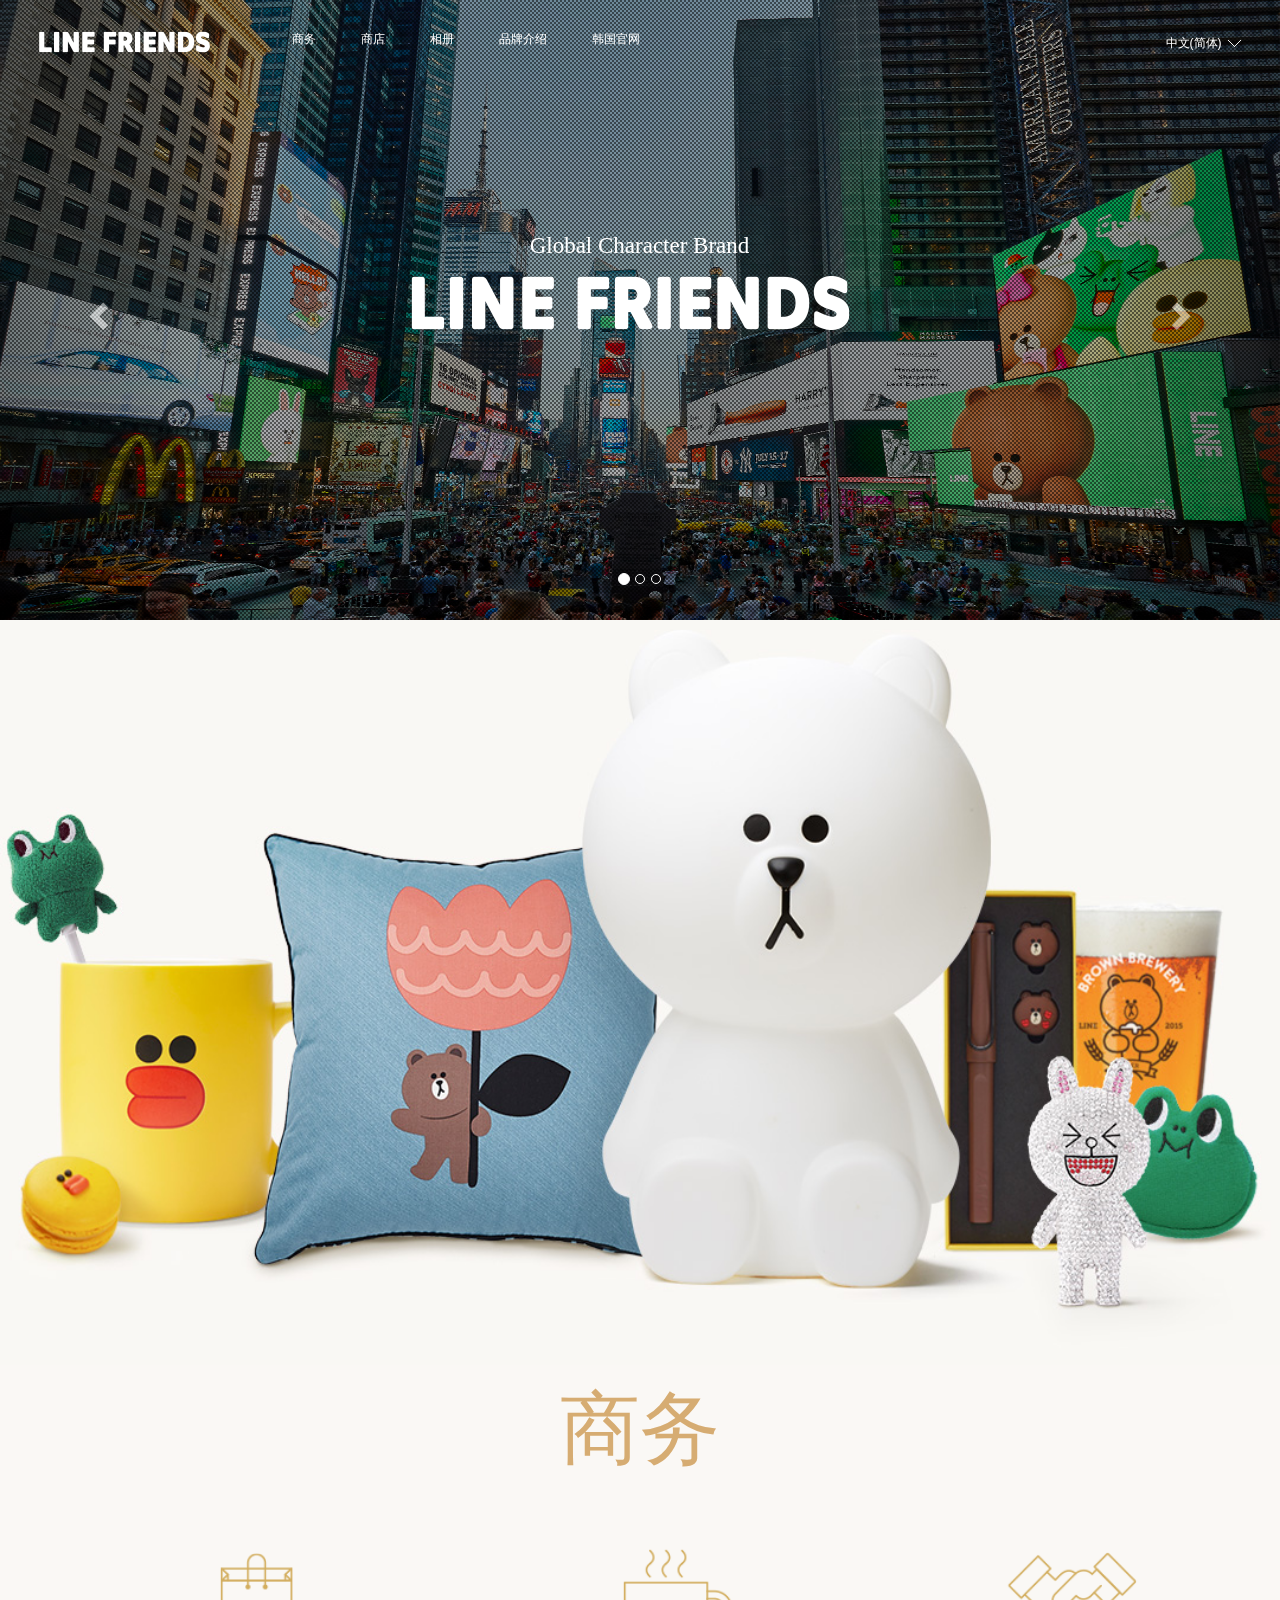
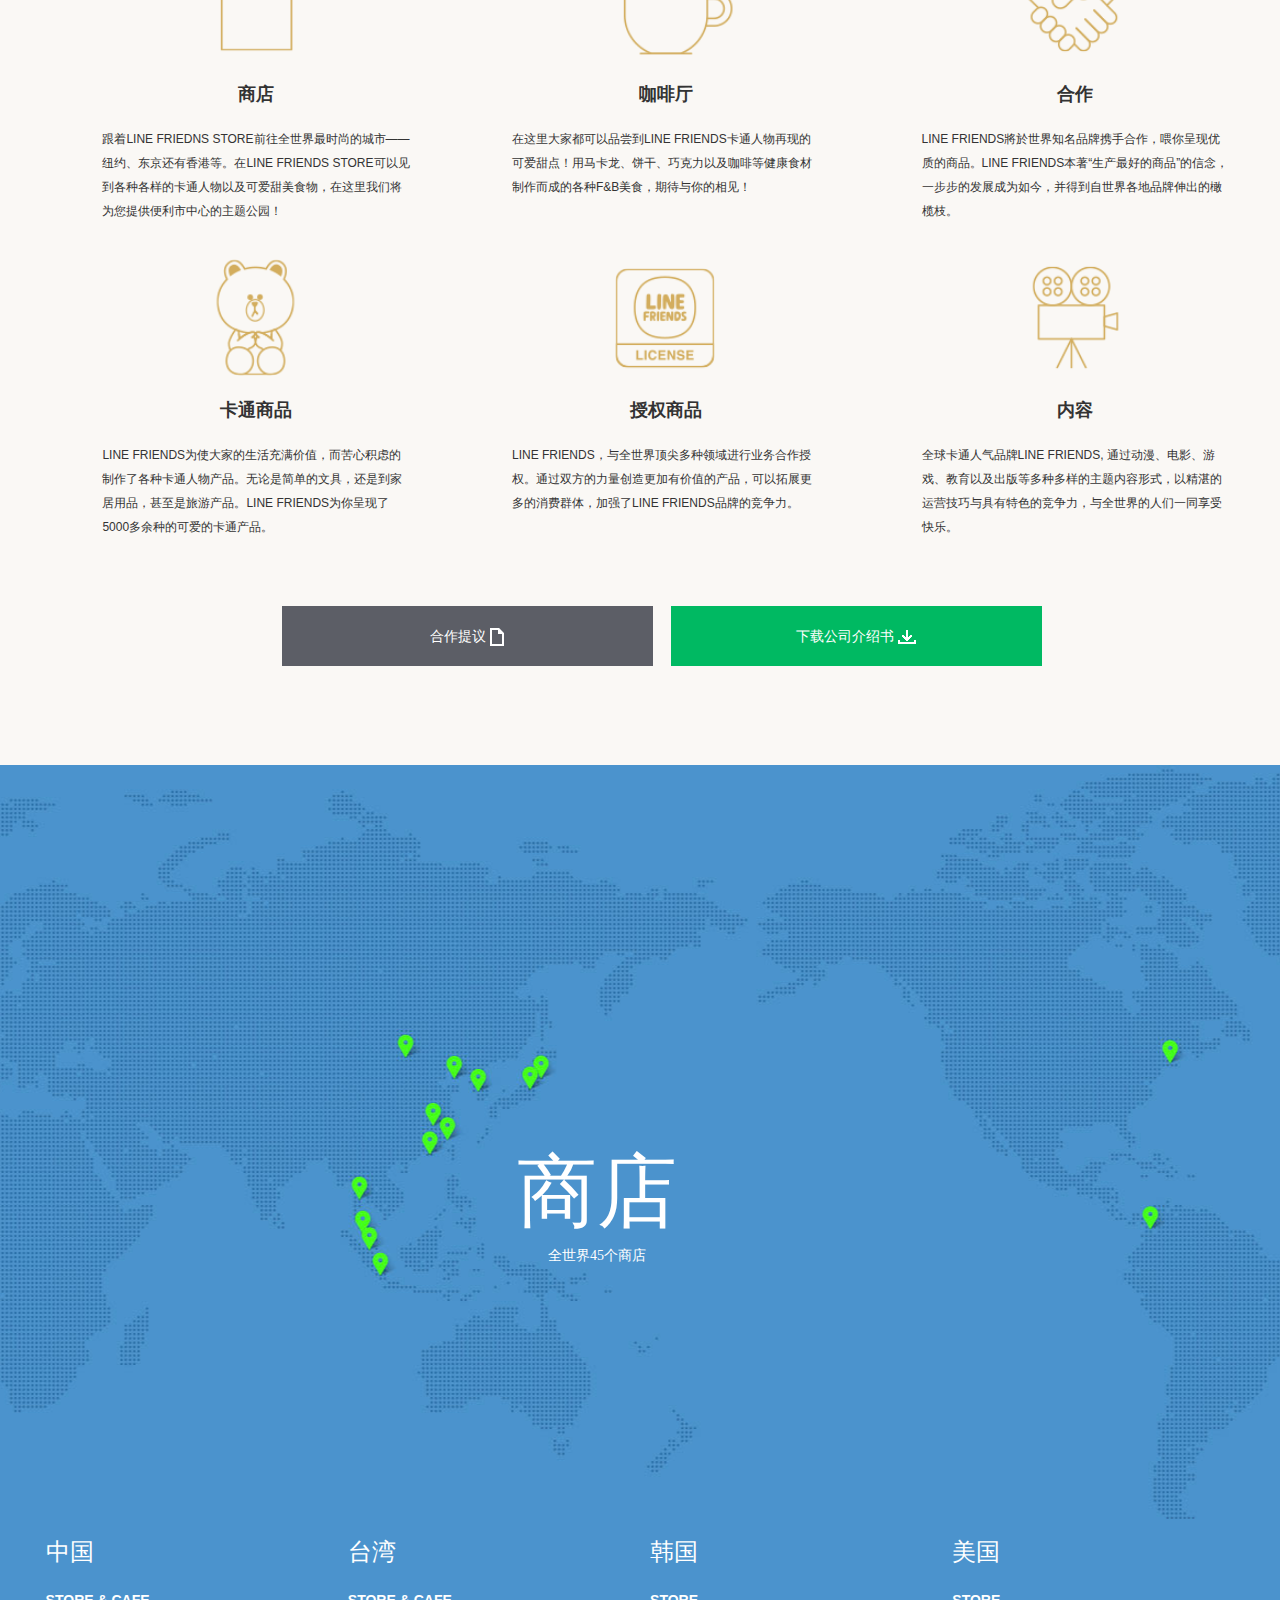
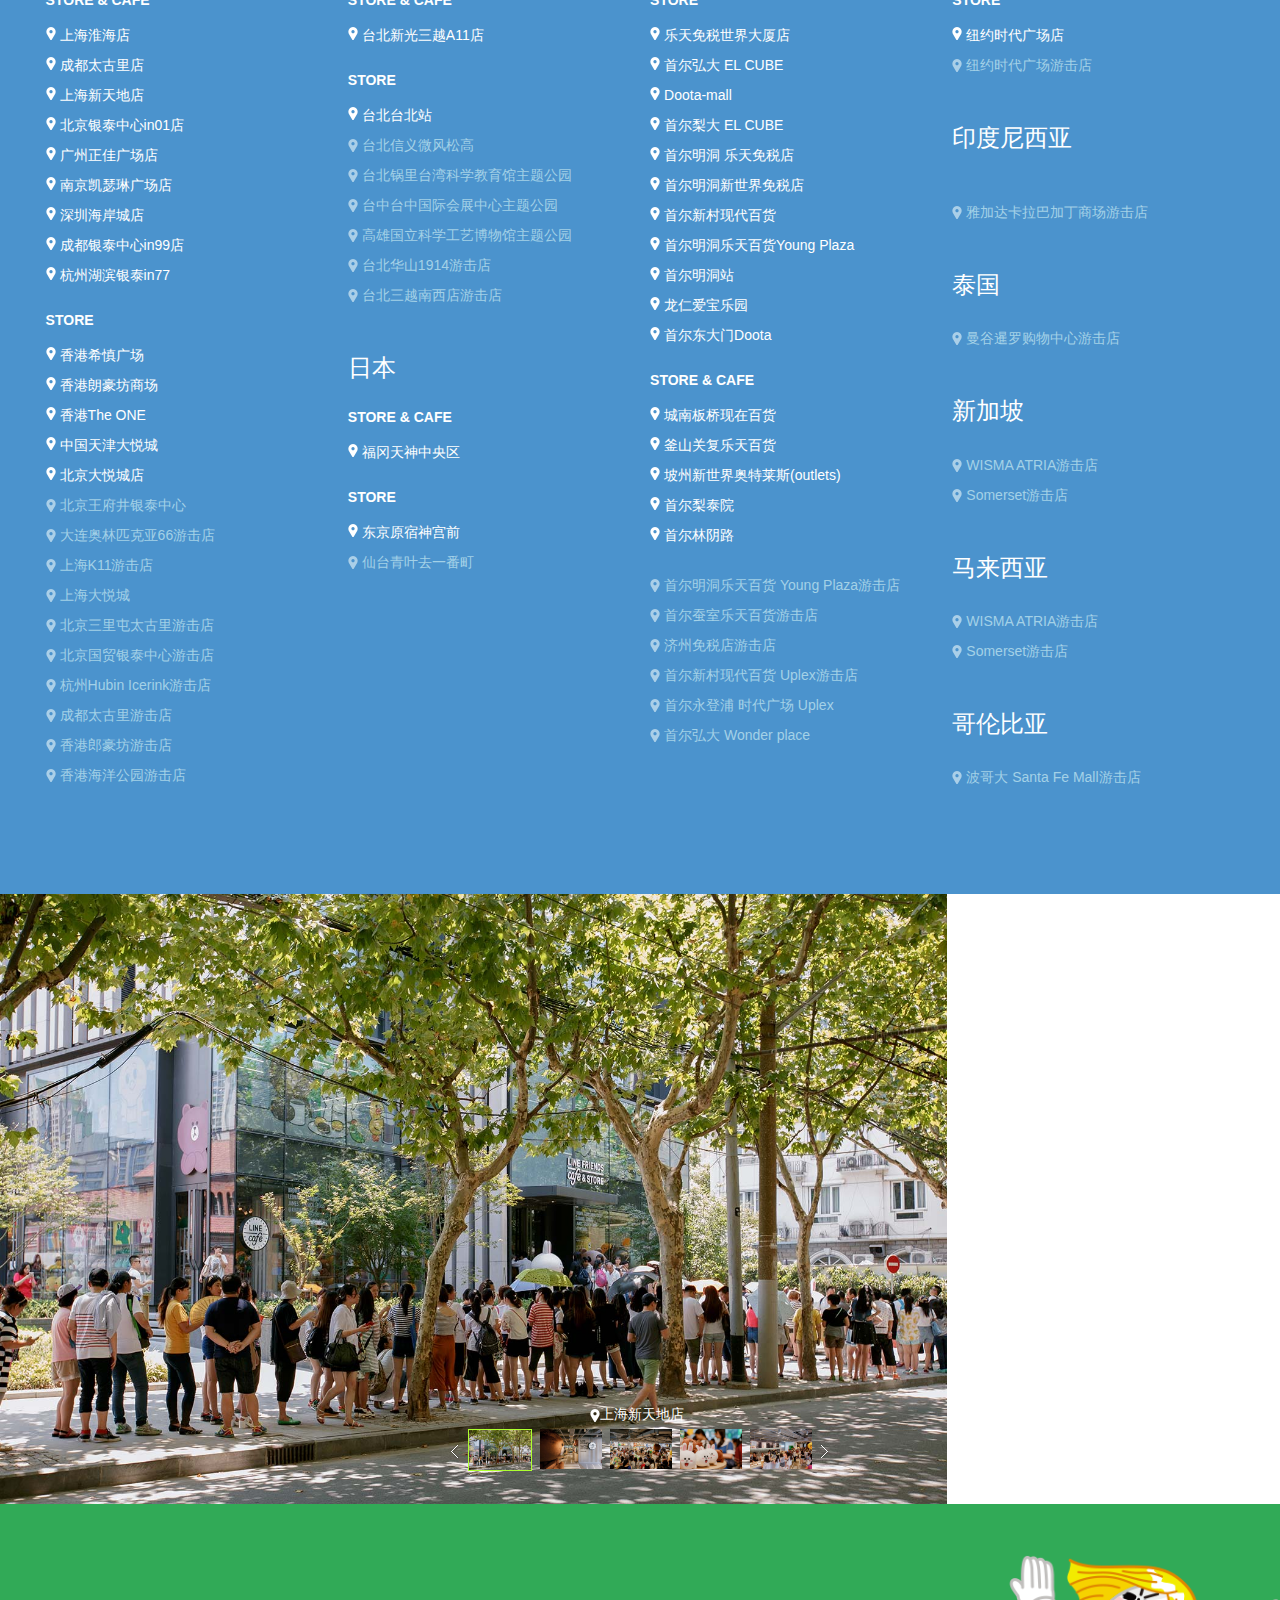
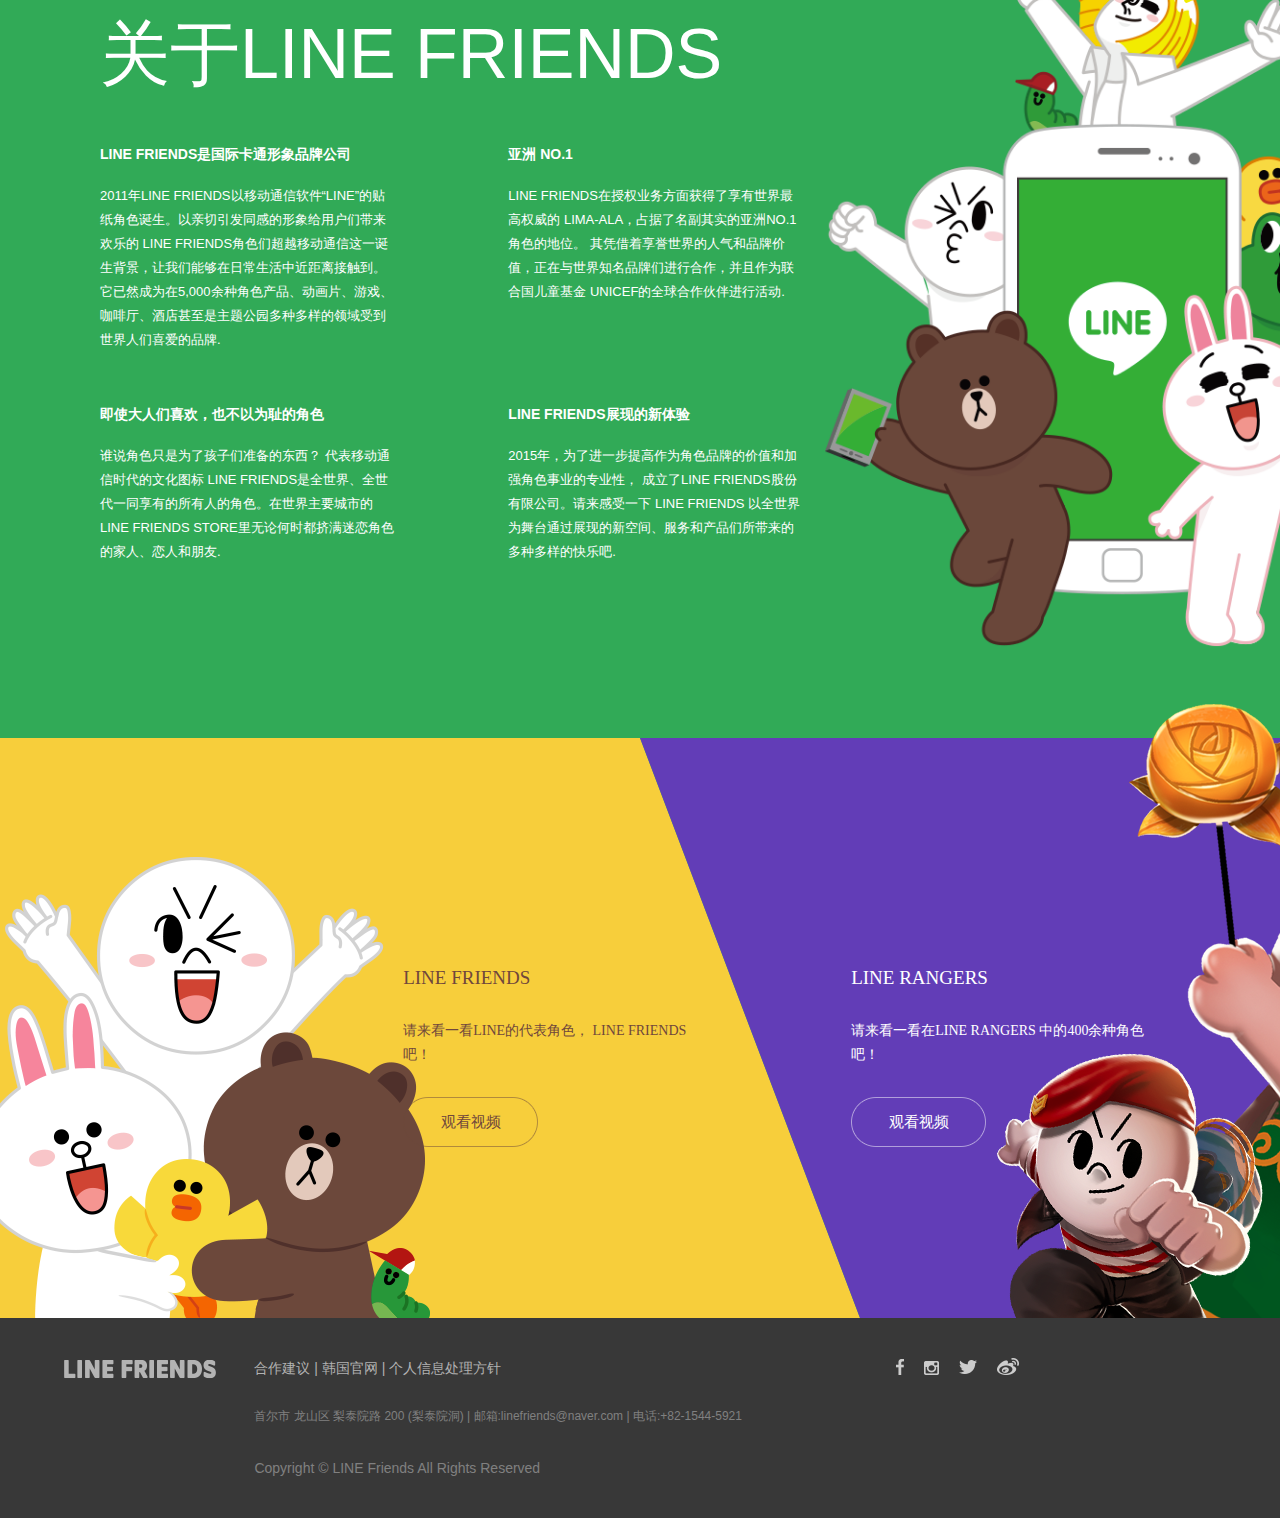
<file: html/index.html>
<!DOCTYPE html>
<html>
	<head>
		<meta charset="utf-8" />
		<title></title>
		<link rel="stylesheet" type="text/css" href="../css/index.css" />
		<link rel="stylesheet" type="text/css" href="../bootstrap/bootstrap.min.css"/>
		<script src="../bootstrap/jquery-3.2.1.min.js" type="text/javascript" charset="utf-8"></script>
		<script src="../bootstrap/bootstrap.min.js" type="text/javascript" charset="utf-8"></script>
		<script src="../js/index.js" type="text/javascript" charset="utf-8"></script>
	</head>
	<body>
		<div class="big"> 
			<div class="hd">
				<a href="#" class="head"></a>
				<ul class="daohang">
					<li class="Bussi">商务</li>
					<li class="Shop">商店</li>
					<li class="Pic">相册</li>
					<li class="About">品牌介绍</li>
					<li ><a href="offical web .html" class="col">韩国官网</a></li>
				</ul>
				<span class="sel"> 
					中文(简体)
					<ul class="language">
						<li><a href="javascript:;" >中文(繁體)</a></li>
						<li><a href="javascript:;" >한국어</a></li>
						<li><a href="javascript:;" >ENGLISH</a></li>
						<li><a href="javascript:;" >日本語</a></li>
					</ul>	
				</span>
			</div>
		</div>

		<div class="banner">
			<!--bootstrap轮播-->
			<div class="zhezhao"></div>
			<div id="carousel-example-generic" class="carousel slide" data-ride="carousel">
				<ol class="carousel-indicators">
					<li data-target="#carousel-example-generic" data-slide-to="0" class="active"></li>
					<li data-target="#carousel-example-generic" data-slide-to="1"></li>
					<li data-target="#carousel-example-generic" data-slide-to="2"></li>
				</ol>
				<div class="carousel-inner" role="listbox">
					<div class="item active">
						<img src="../img/banner01.jpg" >
					</div>
					<div class="item">
						<img src="../img/banner02.jpg" >
					</div>
					<div class="item">
						<img src="../img/banner03.jpg" >
					</div>
				</div>
				<a class="left carousel-control" href="#carousel-example-generic" role="button" data-slide="prev">
					<span class="glyphicon glyphicon-chevron-left" aria-hidden="true"></span>
					<span class="sr-only">Previous</span>
				</a>
				<a class="right carousel-control" href="#carousel-example-generic" role="button" data-slide="next">
					<span class="glyphicon glyphicon-chevron-right" aria-hidden="true"></span>
					<span class="sr-only">Next</span>
				</a>
			</div>
			
			<div class="txt">
				<p>Global Character Brand</p>
				<h2></h2>
			</div>
		</div>

		<div class="bussi" id="shangwu">
			<img src="../img/img_sec.jpg" />
		</div>
		<div class="logo">
			<h2>商务</h2>
			<div class="lg">
				<dl>
					<img src="../img/img_sec_icon (1).gif" />
					<dt>商店</dt>
					<dd>跟着LINE FRIEDNS STORE前往全世界最时尚的城市——纽约、东京还有香港等。在LINE FRIENDS STORE可以见到各种各样的卡通人物以及可爱甜美食物，在这里我们将为您提供便利市中心的主题公园！</dd>
				</dl>
				<dl>
					<img src="../img/img_sec_icon2.gif" />
					<dt>咖啡厅</dt>
					<dd>在这里大家都可以品尝到LINE FRIENDS卡通人物再现的可爱甜点！用马卡龙、饼干、巧克力以及咖啡等健康食材制作而成的各种F&B美食，期待与你的相见！</dd>
				</dl>
				<dl>
					<img src="../img/img_sec_icon3.gif" />
					<dt>合作</dt>
					<dd>LINE FRIENDS將於世界知名品牌携手合作，喂你呈现优质的商品。LINE FRIENDS本著“生产最好的商品”的信念，一步步的发展成为如今，并得到自世界各地品牌伸出的橄榄枝。</dd>
				</dl>
				<dl>
					<img src="../img/img_sec_icon4.gif" />
					<dt>卡通商品</dt>
					<dd>LINE FRIENDS为使大家的生活充满价值，而苦心积虑的制作了各种卡通人物产品。无论是简单的文具，还是到家居用品，甚至是旅游产品。LINE FRIENDS为你呈现了5000多余种的可爱的卡通产品。</dd>
				</dl>
				<dl>
					<img src="../img/img_sec_icon5.gif" />
					<dt>授权商品</dt>
					<dd>LINE FRIENDS，与全世界顶尖多种领域进行业务合作授权。通过双方的力量创造更加有价值的产品，可以拓展更多的消费群体，加强了LINE FRIENDS品牌的竞争力。</dd>
				</dl>
				<dl>
					<img src="../img/img_sec_icon6.gif" />
					<dt>内容</dt>
					<dd>全球卡通人气品牌LINE FRIENDS, 通过动漫、电影、游戏、教育以及出版等多种多样的主题内容形式，以精湛的运营技巧与具有特色的竞争力，与全世界的人们一同享受快乐。</dd>
				</dl>
			</div>
			<div class="bbtn">
				<a class="bbtnL" href="form.html">合作提议 <img src="../img/btn_ico.png" /> </a>
				<a class="bbtnR" href="javascript:;">下载公司介绍书 <img src="../img/btn_ico2.png" /> </a>
			</div>
		</div>
		
		<div class="map" id="shangdian">
			<div class="shoopMap">
				<div class="shoop">
					<h2>商店</h2>
					<p>全世界45个商店</p>
				</div>
			</div>
			<div class="shoopAddress">
				<div class="list1">
					<h3>中国</h3>
					<strong>STORE & CAFE</strong>
					<ul>
						<li><a href="http://j.map.baidu.com/3rVAH" target="_blank"><span>上海淮海店</span></a></li>
						<li><a href="http://j.map.baidu.com/MjVrs" target="_blank"><span>成都太古里店</span></a></li>
						<li><a href="http://j.map.baidu.com/cdVAH" target="_blank"><span>上海新天地店</span></a></li>
						<li><a href="http://map.baidu.com/?newmap=1&amp;shareurl=1&amp;l=19&amp;tn=B_NORMAL_MAP&amp;hb=B_SATELLITE_STREET&amp;c=12964957,4825655&amp;s=s%26da_src%3DsearchBox.button%26wd%3D%E5%8C%97%E4%BA%AC%E5%B8%82%E6%9C%9D%E9%98%B3%E5%8C%BA%E5%BB%BA%E5%9B%BD%E9%97%A8%E5%A4%96%E5%A4%A7%E8%A1%972%E5%8F%B7(%E8%BF%91%E5%9B%BD%E8%B4%B8%E5%9C%B0%E9%93%81%E7%AB%99C%E5%8F%A3)%26c%3D131%26src%3D0%26wd2%3D%26sug%3D0%26l%3D14%26from%3Dwebmap%26biz_forward%3D%7B%22scaler%22%3A1%2C%22styles%22%3A%22pl%22%7D%26sug_forward%3D" target="_blank"><span>北京银泰中心in01店</span></a></li>
						<li><a href="http://j.map.baidu.com/OuUAH" target="_blank"><span>广州正佳广场店</span></a></li>
						<li><a href="http://j.map.baidu.com/N_AKF" target="_blank"><span>南京凯瑟琳广场店</span></a></li>
						<li><a href="http://j.map.baidu.com/0KEYH" target="_blank"><span>深圳海岸城店</span></a></li>
						<li><a href="http://j.map.baidu.com/VHOzv" target="_blank"><span>成都银泰中心in99店</span></a></li>
						<li><a href="http://j.map.baidu.com/hKMYI" target="_blank"><span>杭州湖滨银泰in77</span></a></li>
					</ul>
					<strong>STORE</strong>
					<ul>
						<li><a href="https://goo.gl/maps/Lbu1i7NMVYt" target="_blank"><span>香港希慎广场</span></a></li>
						<li><a href="https://goo.gl/maps/scP3R5jRsNA2" target="_blank"><span>香港朗豪坊商场</span></a></li>
						<li><a href="https://www.google.co.kr/maps/place/The+ONE/@22.29994,114.1707349,17z/data=!3m1!4b1!4m5!3m4!1s0x340400edc96bc43b:0xed72170baf673423!8m2!3d22.2999351!4d114.1729236?hl=ko" target="_blank"><span>香港The ONE</span></a></li>
						<li><a href="http://j.map.baidu.com/WHAzk" target="_blank"><span>中国天津大悦城</span></a></li>
						<li><a href="http://map.baidu.com/?newmap=1&amp;shareurl=1&amp;l=19&amp;tn=B_NORMAL_MAP&amp;hb=B_SATELLITE_STREET&amp;c=12964957,4825655&amp;s=s%26da_src%3DsearchBox.button%26wd%3D%E5%8C%97%E4%BA%AC%E5%B8%82%E6%9C%9D%E9%98%B3%E5%8C%BA%E5%BB%BA%E5%9B%BD%E9%97%A8%E5%A4%96%E5%A4%A7%E8%A1%972%E5%8F%B7(%E8%BF%91%E5%9B%BD%E8%B4%B8%E5%9C%B0%E9%93%81%E7%AB%99C%E5%8F%A3)%26c%3D131%26src%3D0%26wd2%3D%26sug%3D0%26l%3D14%26from%3Dwebmap%26biz_forward%3D%7B%22scaler%22%3A1%2C%22styles%22%3A%22pl%22%7D%26sug_forward%3D" target="_blank"><span>北京大悦城店</span></a></li>
						
						<li><em>北京王府井银泰中心</em></li>
						<li><em>大连奥林匹克亚66游击店</em></li>
						<li><em>上海K11游击店</em></li>
						<li><em>上海大悦城</em></li>
						<li><em>北京三里屯太古里游击店</em></li>
						<li><em>北京国贸银泰中心游击店</em></li>
						<li><em>杭州Hubin Icerink游击店</em></li>
						<li><em>成都太古里游击店</em></li>
						<li><em>香港郎豪坊游击店</em></li>
						<li><em>香港海洋公园游击店</em></li>
					</ul>
				</div>
				<div class="list2">
					<h3>台湾</h3>
					<strong>STORE & CAFE</strong>
					<ul>
						<li><a href="https://goo.gl/maps/21qsoCttA9H2" target="_blank"><span>台北新光三越A11店</span></a></li>
					</ul>
					<strong>STORE</strong>
					<ul>
						<li><a href="https://goo.gl/maps/21qsoCttA9H2" target="_blank"><span>台北台北站</span></a></li>
						
						<li><em>台北信义微风松高</em></li>
						<li><em>台北锅里台湾科学教育馆主题公园</em></li>
						<li><em>台中台中国际会展中心主题公园</em></li>
						<li><em>高雄国立科学工艺博物馆主题公园</em></li>
						<li><em>台北华山1914游击店</em></li>
						<li><em>台北三越南西店游击店</em></li>
					</ul>
					<br />
					<h3>日本</h3>
					<strong>STORE & CAFE</strong>
					<ul>
						<li><a href="https://www.google.co.kr/maps/place/LINE+FRIENDS+CAFE+%26+STORE+%E7%A6%8F%E5%B2%A1/@33.5873121,130.3950549,17z/data=!3m1!4b1!4m2!3m1!1s0x35419185ba376a77:0x9deb44a59e668e0e" target="_blank"><span>福冈天神中央区</span></a></li>
					</ul>
					<strong>STORE</strong>
					<ul>
						<li><a href="https://www.google.co.kr/maps/place/LINE+FRIENDS+STORE/@35.6696741,139.7043121,17z/data=!3m1!4b1!4m2!3m1!1s0x60188ca363294bbd:0x3c791b8715b76142" target="_blank"><span>东京原宿神宫前</span></a></li>
						<li><em>仙台青叶去一番町</em></li>
					</ul>
				</div>
				<div class="list3">
					<h3>韩国</h3>
					<strong>STORE</strong>
					<ul>
						<li><a href="http://map.naver.com/?mapmode=0&amp;pinId=672448323&amp;pinType=site&amp;lng=62e42860fb87688d4de73380ec3e8dbf&amp;lat=41c19279e971330618e13b6d7aa4c1d9&amp;dlevel=11&amp;enc=b64" target="_blank"><span>乐天免税世界大厦店</span></a></li>
						<li><a href="http://map.naver.com/?dlevel=12&amp;pinType=site&amp;pinId=37684575&amp;x=126.9222597&amp;y=37.5547528&amp;enc=b64" target="_blank"><span>首尔弘大 EL CUBE</span></a></li>
						<li><a href="http://naver.me/G3S4iFNv" target="_blank"><span>Doota-mall</span></a></li>
						<li><a href="http://map.naver.com/?pinId=50117888&amp;pinType=site&amp;dlevel=12&amp;y=54d91cc7d2b6b1edb69db798b16017e1&amp;x=a76620394bc315a95ee01ad7e43e4449&amp;enc=b64" target="_blank"><span>首尔梨大  EL CUBE</span></a></li>
						<li><a href="http://map.naver.com/?query=%EB%9D%BC%EC%9D%B8%ED%94%84%EB%A0%8C%EC%A6%88+%EB%A1%AF%EB%8D%B0%EB%A9%B4%EC%84%B8%EC%A0%90+%EC%86%8C%EA%B3%B5%EC%A0%90&amp;type=SITE_1&amp;siteOrder=" target="_blank"><span>首尔明洞 乐天免税店</span></a></li>
						<li><a href="http://map.naver.com/?dlevel=12&amp;pinType=site&amp;pinId=37892071&amp;x=126.9803188&amp;y=37.5601973&amp;enc=b64" target="_blank"><span>首尔明洞新世界免税店</span></a></li>
						<li><a href="http://map.naver.com/?dlevel=12&amp;pinType=site&amp;pinId=37027006&amp;x=126.9359624&amp;y=37.5557503&amp;enc=b64" target="_blank"><span>首尔新村现代百货</span></a></li>
						<li><a href="http://map.naver.com/?dlevel=12&amp;pinType=site&amp;pinId=34842844&amp;x=126.9816196&amp;y=37.5636783&amp;enc=b64" target="_blank"><span>首尔明洞乐天百货Young Plaza</span></a></li>
						<li><a href="http://map.naver.com/?dlevel=12&amp;pinType=site&amp;pinId=37394679&amp;x=126.9843628&amp;y=37.5614056&amp;enc=b64" target="_blank"><span>首尔明洞站</span></a></li>
						<li><a href="http://map.naver.com/?dlevel=12&amp;pinType=site&amp;pinId=36225407&amp;x=127.2025986&amp;y=37.2941766&amp;enc=b64" target="_blank"><span>龙仁爱宝乐园</span></a></li>
						<li><a href="http://map.naver.com/?dlevel=12&amp;pinType=site&amp;pinId=36782644&amp;x=127.0089232&amp;y=37.5688652&amp;enc=b64" target="_blank"><span>首尔东大门Doota</span></a></li>
					</ul>
					<strong>STORE & CAFE</strong>
					<ul>
						<li><a href="http://map.naver.com/?dlevel=12&amp;pinType=site&amp;pinId=37027463&amp;x=127.1124790&amp;y=37.3924582&amp;enc=b64" target="_blank"><span>城南板桥现在百货</span></a></li>
						<li><a href="http://map.naver.com/?dlevel=12&amp;pinType=site&amp;pinId=37006020&amp;x=129.0361375&amp;y=35.0979746&amp;enc=b64" target="_blank"><span>釜山关复乐天百货</span></a></li>
						<li><a href="http://map.naver.com/?dlevel=12&amp;pinType=site&amp;pinId=37006020&amp;x=129.0361375&amp;y=35.0979746&amp;enc=b64" target="_blank"><span>坡州新世界奥特莱斯(outlets)</span></a></li>
						<li><a href="http://map.naver.com/?dlevel=12&amp;pinType=site&amp;pinId=37260636&amp;x=126.9961625&amp;y=37.5344752&amp;enc=b64" target="_blank"><span>首尔梨泰院</span></a></li>
						<li><a href="http://map.naver.com/?dlevel=12&amp;pinType=site&amp;pinId=36369636&amp;x=127.0228720&amp;y=37.5198744&amp;enc=b64" target="_blank"><span>首尔林阴路</span></a></li>
						<br />
						<li><em>首尔明洞乐天百货 Young Plaza游击店</em></li>
						<li><em>首尔蚕室乐天百货游击店</em></li>
						<li><em>济州免税店游击店</em></li>
						<li><em>首尔新村现代百货 Uplex游击店</em></li>
						<li><em>首尔永登浦 时代广场 Uplex</em></li>
						<li><em>首尔弘大 Wonder place</em></li>
					</ul>
				</div>
				<div class="list4">
					<h3>美国</h3>
					<strong>STORE</strong>
					<ul>
						<li><a href="https://goo.gl/maps/5CMbWtEPPbN2" target="_blank"><span>纽约时代广场店</span></a></li>
						<li><em>纽约时代广场游击店</em></li>
					</ul>
					<br />
					<h3>印度尼西亚</h3>
					<br></br>
					<ul>
						<li><em>雅加达卡拉巴加丁商场游击店</em></li>
					</ul>
					<br />
					<h3>泰国</h3>
					<br />
					<ul>
						<li><em>曼谷暹罗购物中心游击店</em></li>
					</ul>
					<br />
					<h3>新加坡</h3>
					<br />
					<ul>
						<li><em>WISMA ATRIA游击店</em></li>
						<li><em>Somerset游击店</em></li>
					</ul>
					<br />
					<h3>马来西亚</h3>
					<br />
					<ul>
						<li><em>WISMA ATRIA游击店</em></li>
						<li><em>Somerset游击店</em></li>
					</ul>
					<br />
					<h3>哥伦比亚</h3>
					<br />
					<ul>
						<li><em>波哥大 Santa Fe Mall游击店</em></li>
					</ul>
				</div>
			</div>
		</div>
		<!--相册-->
		<div class="pic" id="xiangce">
			<ul class="datu show">
				<li class="show"><img src="../img/move01.jpg" /></li>
				<li><img src="../img/move02.jpg" /></li>
				<li><img src="../img/move03.jpg" /></li>
				<li><img src="../img/move04.jpg" /></li>
				<li><img src="../img/move05.jpg" /></li>
			</ul>
			<ul class="datu1">
				<li class="show"><img src="../img/move11.jpg" /></li>
				<li><img src="../img/move12.jpg" /></li>
				<li><img src="../img/move13.jpg" /></li>
				<li><img src="../img/move14.jpg" /></li>
				<li><img src="../img/move15.jpg" /></li>
			</ul>
			<ul class="datu2">
				<li class="show"><img src="../img/move21.jpg" /></li>
				<li><img src="../img/move22.jpg" /></li>
				<li><img src="../img/move23.jpg" /></li>
				<li><img src="../img/move24.jpg" /></li>
				<li><img src="../img/move25.jpg" /></li>
			</ul>
			<!--<div class="xiaokuang">-->
				<p class="dizhi0 show"><img src="../img/ico_store.png" /><a href="http://j.map.baidu.com/cdVAH" target="_blank"><span>上海新天地店</span></a></p>
				<p class="dizhi1" ><img src="../img/ico_store.png" /><a href="http://j.map.baidu.com/cdVAH" target="_blank"><span>台北信义微风松高</span></a></p>
				<p class="dizhi2"><img src="../img/ico_store.png" /><a href="https://www.google.co.kr/maps/place/LINE+FRIENDS+STORE/@35.6696741,139.7043121,17z/data=!3m1!4b1!4m2!3m1!1s0x60188ca363294bbd:0x3c791b8715b76142" target="_blank"><span>东京原宿神宫前</span></a></p>
				
				<button class="an1"></button>
				<ol class="xiaotu0 show" >
					<li class="kuang"><img src="../img/move01.jpg" /></li>
					<li><img src="../img/move02.jpg" /></li>
					<li><img src="../img/move03.jpg" /></li>
					<li><img src="../img/move04.jpg" /></li>
					<li><img src="../img/move05.jpg" /></li>
				</ol>
				<ol class="xiaotu1">
					<li class="kuang"><img src="../img/move11.jpg" /></li>
					<li><img src="../img/move12.jpg" /></li>
					<li><img src="../img/move13.jpg" /></li>
					<li><img src="../img/move14.jpg" /></li>
					<li><img src="../img/move15.jpg" /></li>
				</ol>
				<ol class="xiaotu2">
					<li class="kuang"><img src="../img/move21.jpg" /></li>
					<li><img src="../img/move22.jpg" /></li>
					<li><img src="../img/move23.jpg" /></li>
					<li><img src="../img/move24.jpg" /></li>
					<li><img src="../img/move25.jpg" /></li>
				</ol>
				<button class="an2"></button>
			<!--</div>-->
		</div>

		<div class="about" id="jieshao">
			<div class="words">
				<p>关于LINE FRIENDS</p>
				<dl>
					<dt><strong>LINE FRIENDS是国际卡通形象品牌公司</strong></dt>
					<br />
					<dd>2011年LINE FRIENDS以移动通信软件“LINE”的贴纸角色诞生。以亲切引发同感的形象给用户们带来欢乐的 LINE FRIENDS角色们超越移动通信这一诞生背景，让我们能够在日常生活中近距离接触到。 它已然成为在5,000余种角色产品、动画片、游戏、咖啡厅、酒店甚至是主题公园多种多样的领域受到世界人们喜爱的品牌.</dd>
				</dl>
				<dl>
					<dt><strong>亚洲 NO.1</strong></dt>
					<br />
					<dd>LINE FRIENDS在授权业务方面获得了享有世界最高权威的 LIMA-ALA，占据了名副其实的亚洲NO.1角色的地位。 其凭借着享誉世界的人气和品牌价值，正在与世界知名品牌们进行合作，并且作为联合国儿童基金 UNICEF的全球合作伙伴进行活动.</dd>
				</dl>
				<dl>
					<dt><strong>即使大人们喜欢，也不以为耻的角色</strong></dt>
					<br />
					<dd>谁说角色只是为了孩子们准备的东西？ 代表移动通信时代的文化图标 LINE FRIENDS是全世界、全世代一同享有的所有人的角色。在世界主要城市的 LINE FRIENDS STORE里无论何时都挤满迷恋角色的家人、恋人和朋友.</dd>
				</dl>
				<dl>
					<dt><strong>LINE FRIENDS展现的新体验</strong></dt>
					<br />
					<dd>2015年，为了进一步提高作为角色品牌的价值和加强角色事业的专业性， 成立了LINE FRIENDS股份有限公司。请来感受一下 LINE FRIENDS 以全世界为舞台通过展现的新空间、服务和产品们所带来的多种多样的快乐吧.</dd>
				</dl>
			</div>
			<img src="../img/img_sec4.png" />
		</div>

		<div class="ovideo">
			<div class="vleft">
				<div class="vid">
					<h2>LINE FRIENDS</h2>
					<p>请来看一看LINE的代表角色， LINE FRIENDS 吧！</p>
					<a class="showMovie" style="cursor:pointer">观看视频</a>
				</div>
			</div>
			<div class="vright">
				<div class="vid">
					<h2>LINE RANGERS</h2>
					<p>请来看一看在LINE RANGERS 中的400余种角色吧！</p>
					<a class="showMovie" style="cursor:pointer">观看视频</a>
				</div>
			</div>
		</div>

		<div class="contanct">
			<div class="footlg">
				<a href="#"><img src="../img/footer_logo.png" /> </a>
			</div>
			<div class="footnav">
				<ul class="footnavT">
					<li>
						<a href="form.html">合作建议 |</a>
					</li>
					<li>
						<a href="offical web .html">&nbsp;韩国官网 |</a>
					</li>
					<li>
						<a href="javascript:;">&nbsp;个人信息处理方针</a>
					</li>
				</ul>
				<br /><br />
				<ul class="address">
					<li>首尔市 龙山区 梨泰院路 200 (梨泰院洞) | </li>
					<li>&nbsp;邮箱:linefriends@naver.com | </li>
					<li>&nbsp;电话:+82-1544-5921</li>
				</ul>
				<br /><br />
				<p>Copyright &copy; LINE Friends All Rights Reserved</p>
			</div>
			<div class="footpic">
				<a href="" target="_blank"></a>
				<a href="" target="_blank"></a>
				<a href="" target="_blank"></a>
				<a href="http://weibo.com/linefriendschina" target="_blank"></a>
			</div>
		</div>
	</body>

</html>
</file>
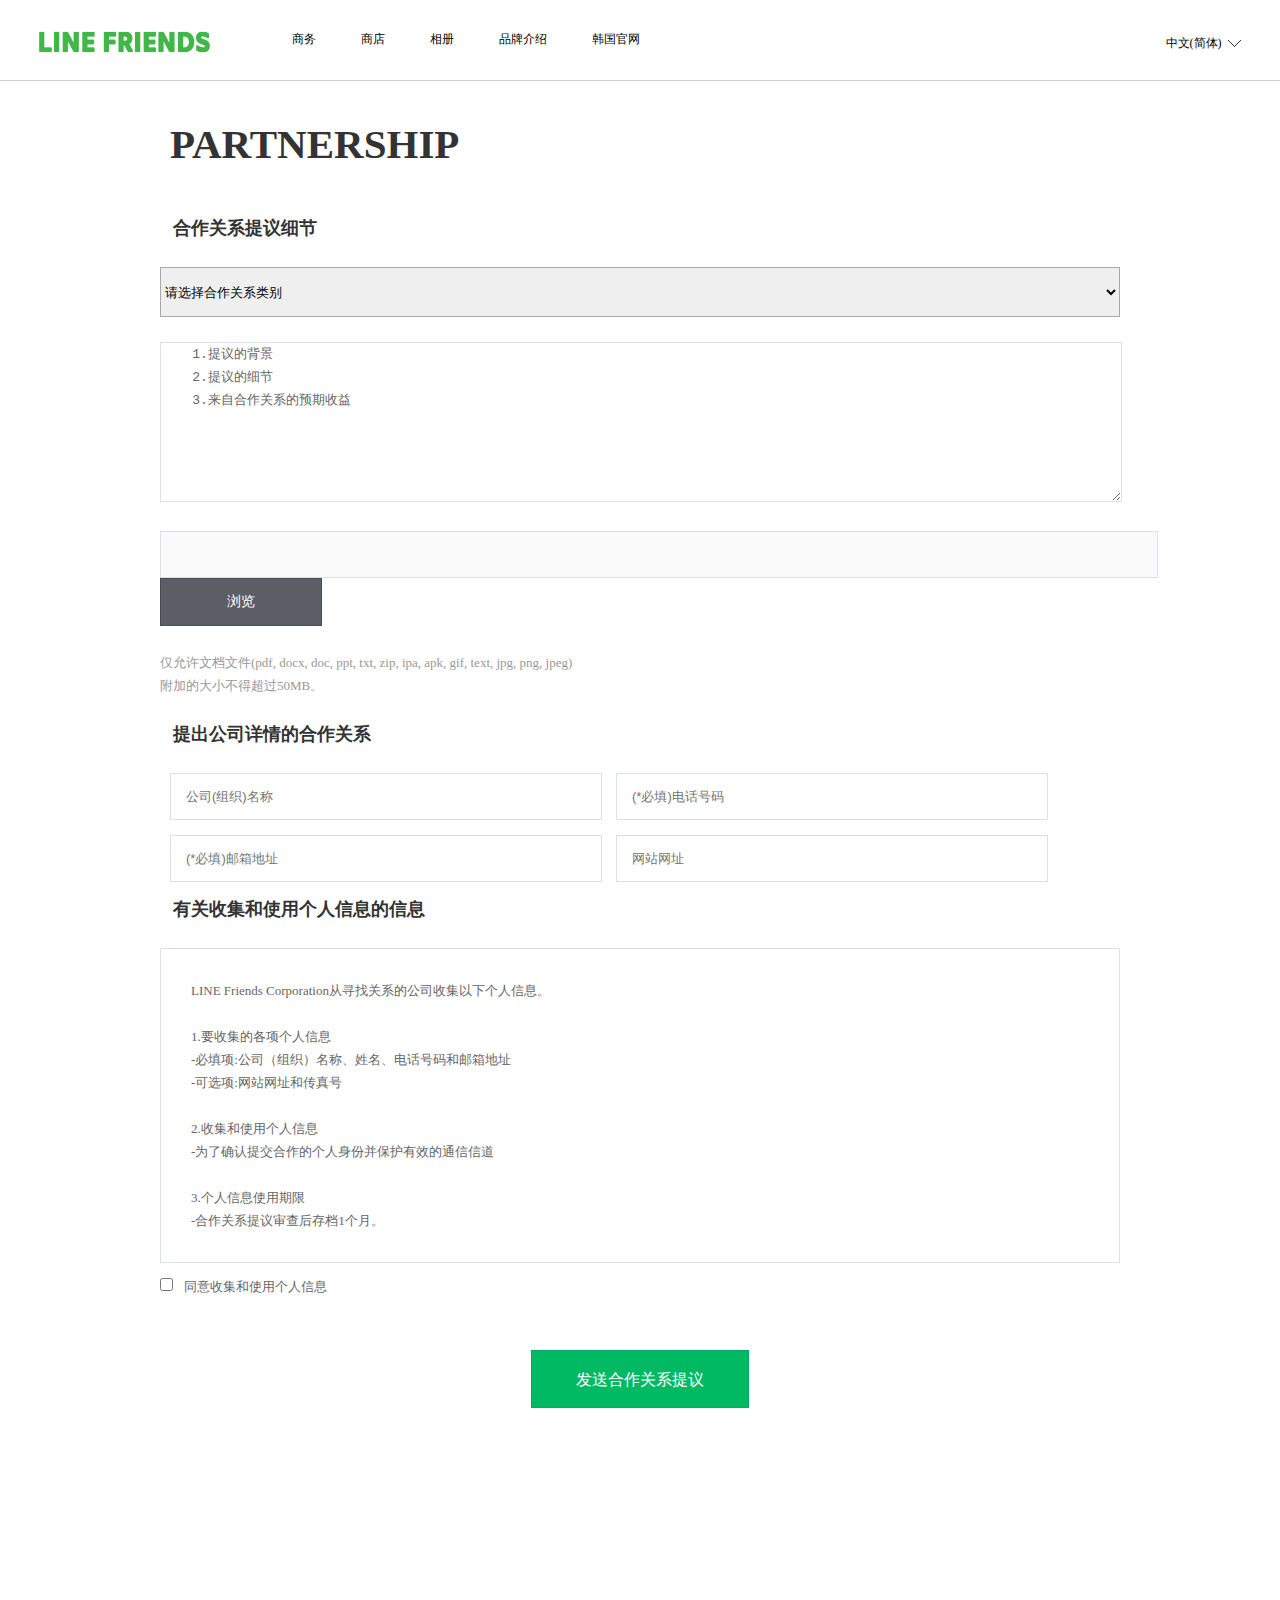
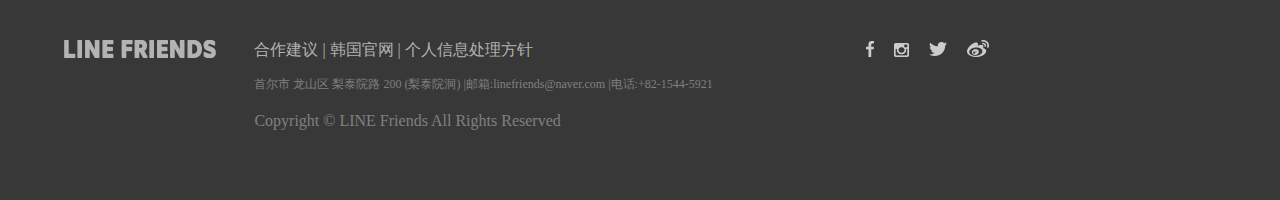
<file: html/form.html>
<!DOCTYPE html>
<html>
	<head>
		<meta charset="UTF-8">
		<title></title>
		<link rel="stylesheet" type="text/css" href="../css/form.css"/>
		<script src="../bootstrap/jquery-3.2.1.min.js" type="text/javascript" charset="utf-8"></script>
		<script src="../js/form.js" type="text/javascript" charset="utf-8"></script>
	</head>
	<body>
		<div class="big"> 
			<div class="hd">
				<a href="index.html" class="head"></a>
				<ul class="daohang">
					<li class="Bussi"><a href="index.html#shangwu">商务</a></li>
					<li class="Shop"><a href="index.html#shangdian">商店</a></li>
					<li class="Pic"><a href="index.html#xiangce">相册</a></li>
					<li class="About"><a href="index.html#jieshao">品牌介绍</a></li>
					<li ><a href="offical web .html" target="_blank">韩国官网</a></li>
				</ul>
				<span class="sel"> 
					中文(简体)
					<ul class="language">
						<li><a href="javascript:;" >中文(繁體)</a></li>
						<li><a href="javascript:;" >한국어</a></li>
						<li><a href="javascript:;" >ENGLISH</a></li>
						<li><a href="javascript:;" >日本語</a></li>
					</ul>	
				</span>
			</div>
		</div>
		
		<div class="mask">
			<h2><strong>PARTNERSHIP</strong></h2>
			<h3>合作关系提议细节</h3>
			<select>
				<option>请选择合作关系类别</option>
				<option>普通咨询</option>
				<option>合作</option>
				<option>联合款/合作款</option>
				<option>专利授权</option>
				<option>B2B大量采购</option>
				<option>市场营销</option>
				<option>PR宣传</option>
			</select>
			
			<textarea>    1.提议的背景
    2.提议的细节
    3.来自合作关系的预期收益
			</textarea>
			<input type="" name="" id="upload" value="" disabled="disabled" />
			<label class="liulan">浏览</label>
			
			<p class="P">
				仅允许文档文件(pdf, docx, doc, ppt, txt, zip, ipa, apk, gif, text, jpg, png, jpeg)
				<br />
			 	附加的大小不得超过50MB。
			</p>
			
			<h3>提出公司详情的合作关系</h3>
			<input type="text" placeholder="公司(组织)名称" name="" id="a" value="" />
			<input type="text" placeholder="(*必填)电话号码" name="" id="b" value="" />
			<input type="text" placeholder="(*必填)邮箱地址" name="" id="c" value="" />
			<input type="text" placeholder="网站网址" name="" id="d" value="" />
			
			<h3>有关收集和使用个人信息的信息</h3>
			<p class="info">
				LINE Friends Corporation从寻找关系的公司收集以下个人信息。<br /><br />
				1.要收集的各项个人信息<br />
				-必填项:公司（组织）名称、姓名、电话号码和邮箱地址<br />
				-可选项:网站网址和传真号<br /><br />
				2.收集和使用个人信息<br />
				-为了确认提交合作的个人身份并保护有效的通信信道<br /><br />
				3.个人信息使用期限<br />
				-合作关系提议审查后存档1个月。<br />
			</p>
			<input type="checkbox" name="" id="chk" value="" />
			<span>同意收集和使用个人信息</span>
			<br />
			<button class="send">发送合作关系提议</button>
		</div>
		
		<div class="contanct">
			<div class="footlg">
				<a href="index.html"><img src="../img/footer_logo.png" /> </a>
			</div>
			<div class="footnav">
				<ul class="footnavT">
					<li>
						<a href="#">合作建议 |</a>
					</li>
					<li>
						<a href="offical web .html">&nbsp;韩国官网 |</a>
					</li>
					<li>
						<a href="javascript:;">&nbsp;个人信息处理方针</a>
					</li>
				</ul>
				<br /><br />
				<ul class="address">
					<li>首尔市 龙山区 梨泰院路 200 (梨泰院洞) |</li>
					<li>邮箱:linefriends@naver.com |</li>
					<li>电话:+82-1544-5921</li>
				</ul>
				<br /><br />
				<p>Copyright &copy; LINE Friends All Rights Reserved</p>
			</div>
			<div class="footpic">
				<a href="javascript:;"></a>
				<a href="javascript:;"></a>
				<a href="javascript:;"></a>
				<a href="http://weibo.com/linefriendschina" target="_blank"></a>
			</div>
		</div>
		
		<!--浏览窗口-->
		<form id="main">
			<p class="p1">打开</p>
			<p class="p2">x</p>
			<div class="wenjian">
				<table class="tab" cellspacing="0" cellpadding="0">
					<thead>
						<tr>
							<th>名称</th>
							<th>修改日期</th>
							<th>类型</th>
						</tr>
					</thead>
					<tbody>
						<tr>
							<td><img src="../img/wenjianjia.png" /><span>文件夹1</span></td>
							<td>2017/9/17 12:44</td>
							<td>文件夹</td>
						</tr>
						<tr>
							<td><img src="../img/wenjianjia.png" /><span>文件夹2</span></td>
							<td>2017/9/18 20:36</td>
							<td>文件夹</td>
						</tr>
						<tr>
							<td><img src="../img/wenjianjia.png" /><span>文件夹3</span></td>
							<td>2017/9/19 9:28</td>
							<td>文件夹</td>
						</tr>
					</tbody>
				</table>
				
			</div>
			<label for="wjming">&nbsp;文件名(N):</label>
			<input type="text" name="" id="wjming" value="" />
			<input type="button" name="" class="btn1" value="打开" />
			<input type="button" name="" class="btn2" value="取消" />
		</form>
	</body> 
</html>
</file>
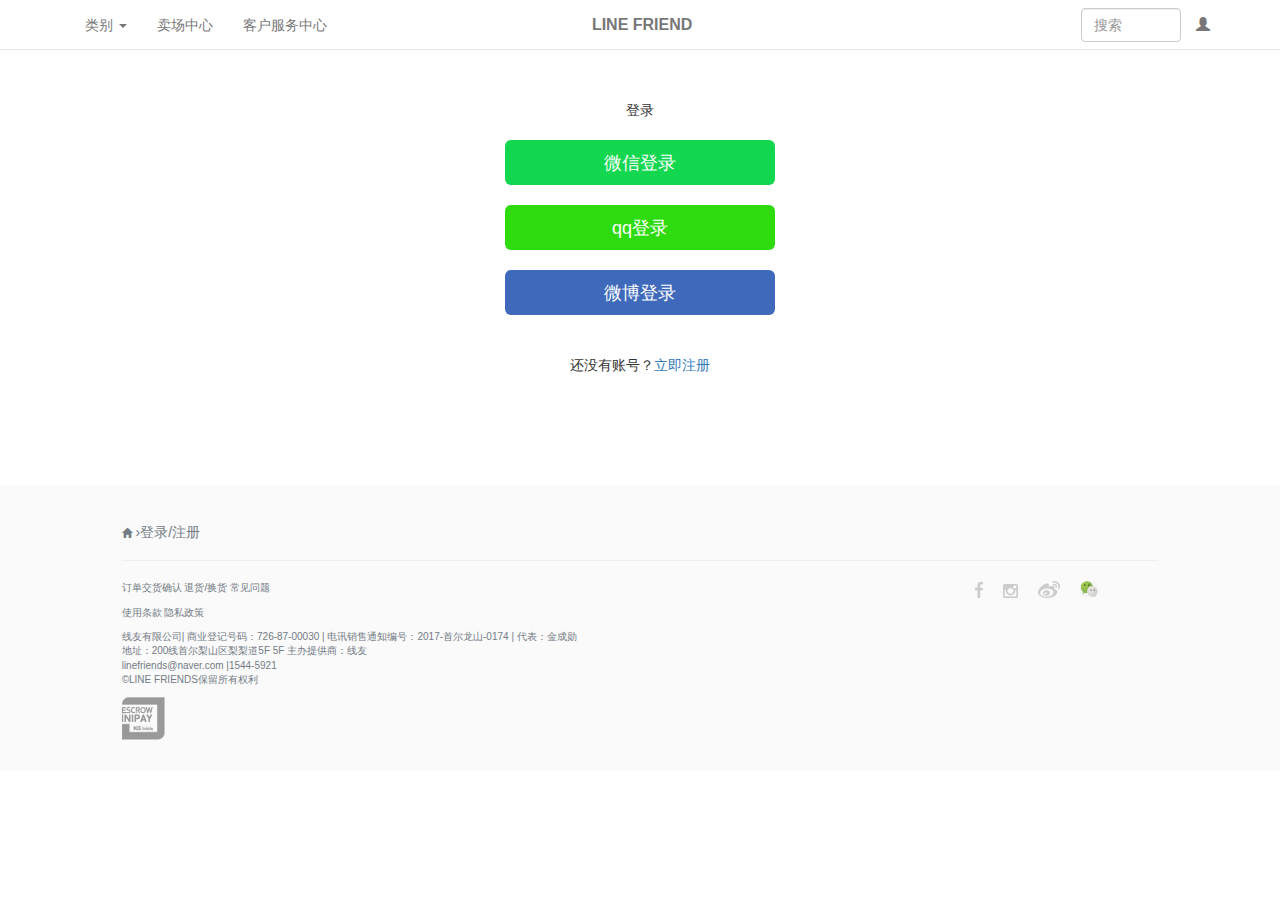
<file: html/load.html>
<!DOCTYPE html>
<html>
	<head>
		<meta charset="UTF-8">
		<title></title>
		<meta name="viewport" content="width=device-width,initial-scale=1,minimum-scale=1,maximum-scale=1,user-scalable=no" />
		<link rel="stylesheet" type="text/css" href="../bootstrap/bootstrap.min.css"/>
		<link rel="stylesheet" type="text/css" href="../css/load.css"/>
		<script src="http://libs.baidu.com/jquery/2.0.0/jquery.min.js"></script>
		<script src="../bootstrap/bootstrap.min.js" type="text/javascript" charset="utf-8"></script>
		<script src="../js/load.js" type="text/javascript" charset="utf-8"></script>
	</head>
	<body>
		<!--导航-->
		<nav class="navbar navbar-default navbar-fixed-top">
			<div class="container" >
				<!--小屏幕折叠导航-->
				<div class="navbar-header">
					<button type="button" class="navbar-toggle collapsed" data-toggle="collapse" data-target="#bs-example-navbar-collapse-1" aria-expanded="false">
				        <span class="sr-only">Toggle navigation</span>
				        <span class="icon-bar"></span>
				        <span class="icon-bar"></span>
				        <span class="icon-bar"></span>
			       </button>
				</div>
				<div class="collapse navbar-collapse" id="bs-example-navbar-collapse-1">
					<ul class="nav navbar-nav row">
						<li class="dropdown">
							<a href="#" class="dropdown-toggle" data-toggle="dropdown" role="button" aria-haspopup="true" aria-expanded="false">类别 <span class="caret"></span></a>
							<ul class="dropdown-menu">
								<li><a href="#">整个/打折</a></li>
								<li><a href="#">角色</a></li>
								<li><a href="#">娃娃玩具</a></li>
								<li><a href="#">文具</a></li>
								<li><a href="#">数字/家电</a></li>
								<li><a href="#">服装</a></li>
								<li><a href="#">首饰/杂货</a></li>
								<li><a href="#">婴儿/音乐</a></li>
								<li><a href="#">旅行/露营</a></li>
								<li><a href="#">办公室</a></li>
								<li><a href="#">装修/织物</a></li>
								<li><a href="#">生活/厨房/浴室</a></li>
							</ul>
						</li>
						<li >
							<a href="offical web .html">卖场中心<span class="sr-only">(current)</span></a>
						</li>
						<li>
							<a href="#">客户服务中心</a>
						</li>
						<li class="topic">
							<a href="index.html"><strong>LINE FRIEND</strong></a>
						</li>
					</ul>
					<ul class="nav navbar-nav navbar-right">
						<li class="dropdown">
							<a href="#" class="dropdown-toggle" data-toggle="dropdown" role="button" aria-haspopup="true" aria-expanded="false"><span class="glyphicon glyphicon-user"></span></a>
							<ul class="dropdown-menu">
								<li><a href="#">登录</a></li>
								<li><a href="#">会员注册</a></li>
								<li><a href="#">订单/送货</a></li>
								<li><a href="#">账户</a></li>
							</ul>
						</li>
					</ul>
					<form class="navbar-form navbar-right ">
						<div class="form-group row">
							<input type="text" class="form-control search " placeholder="搜索">
						</div>
					</form>
				</div>
			</div>
		</nav>
		<!--注册-->
		<div class="container text-center load">
			<!--模态框：微信-->
			<div class="row wx">
				<div class="col-lg-4 col-lg-offset-4">
					<p>登录</p>
					<button type="button" class="btn btn-primary btn-lg " data-toggle="modal" data-target="#myModal1">
					微信登录
					</button>
					<!-- Modal -->
					<div class="modal fade" id="myModal1" tabindex="-1" role="dialog" aria-labelledby="myModalLabel">
						<div class="modal-dialog" role="document">
							<div class="modal-content">
								<div class="modal-header">
									<button type="button" class="close" data-dismiss="modal" aria-label="Close"><span aria-hidden="true">&times;</span></button>
									<h4 class="modal-title" id="myModalLabel">登录</h4>
								</div>
								<div class="modal-body text-center">
									<ul class="fangshi">
										<li class="activefs">账号登录</li>
										<li>安全登录</li>
									</ul><br />
									<ol class="zhanghao">
										<br />
										<li>
											<span class="glyphicon glyphicon-user"></span>
											<input type="text" placeholder="请输入账号" name="" id="" value="" /> 
										</li>
										<br />
										<li>
											<span class="glyphicon glyphicon-lock"></span>
											<input type="password" placeholder="请输入密码" name="" id="" value="" /> 
										</li>
										<br />
										<li>
											<input type="checkbox" name="" class="chk" value="" />记住密码
											<a href="javascript:;">&nbsp;&nbsp;忘记密码</a>
										</li>
									</ol>
									<ol class="erweima">
										<li><img src="../img/wx.png"/> </li>
										<li>请打开微信“扫一扫”</li>
									</ol>
								</div>
								<div class="modal-footer">
									<button type="button" class="btn btn-default qx" data-dismiss="modal">取消</button>
									<button type="button" class="btn btn-primary dlu" data-dismiss="modal">登录</button>
								</div>
							</div>
						</div>
					</div>
				</div>
			</div>
			<!--模态框：QQ-->
			<div class="row qq">
				<div class="col-lg-4 col-lg-offset-4">
					<button type="button" class="btn btn-primary btn-lg " data-toggle="modal" data-target="#myModal2">
					qq登录
					</button>
					<!-- Modal -->
					<div class="modal fade" id="myModal2" tabindex="-1" role="dialog" aria-labelledby="myModalLabel">
						<div class="modal-dialog" role="document">
							<div class="modal-content">
								<div class="modal-header">
									<button type="button" class="close" data-dismiss="modal" aria-label="Close"><span aria-hidden="true">&times;</span></button>
									<h4 class="modal-title" id="myModalLabel">登录</h4>
								</div>
								<div class="modal-body text-center">
									<ul class="fangshi">
										<li class="activefs">账号登录</li>
										<li>安全登录</li>
									</ul><br />
									<ol class="zhanghao">
										<br />
										<li>
											<span class="glyphicon glyphicon-user"></span>
											<input type="text" placeholder="请输入账号" name="" id="" value="" /> 
										</li>
										<br />
										<li>
											<span class="glyphicon glyphicon-lock"></span>
											<input type="password" placeholder="请输入密码" name="" id="" value="" /> 
										</li>
										<br />
										<li>
											<input type="checkbox" name="" class="chk" value="" />记住密码
											<a href="javascript:;">&nbsp;&nbsp;忘记密码</a>
										</li>
									</ol>
									<ol class="erweima">
										<li><img src="../img/qq.png"/> </li>
										<li>请打开QQ“扫一扫”</li>
									</ol>
								</div>
								<div class="modal-footer">
									<button type="button" class="btn btn-default qx" data-dismiss="modal">取消</button>
									<button type="button" class="btn btn-primary dlu" data-dismiss="modal">登录</button>
								</div>
							</div>
						</div>
					</div>
				</div>
			</div>
			<!--模态框：微博-->
			<div class="row wb">
				<div class="col-lg-4 col-lg-offset-4">
					<button type="button" class="btn btn-primary btn-lg " data-toggle="modal" data-target="#myModal3">
					微博登录
					</button>
					<!-- Modal -->
					<div class="modal fade" id="myModal3" tabindex="-1" role="dialog" aria-labelledby="myModalLabel">
						<div class="modal-dialog" role="document">
							<div class="modal-content">
								<div class="modal-header">
									<button type="button" class="close" data-dismiss="modal" aria-label="Close"><span aria-hidden="true">&times;</span></button>
									<h4 class="modal-title" id="myModalLabel">登录</h4>
								</div>
								<div class="modal-body text-center">
									<ul class="fangshi">
										<li class="activefs">账号登录</li>
										<li>安全登录</li>
									</ul><br />
									<ol class="zhanghao">
										<br />
										<li>
											<span class="glyphicon glyphicon-user"></span>
											<input type="text" placeholder="请输入账号" name="" id="" value="" /> 
										</li>
										<br />
										<li>
											<span class="glyphicon glyphicon-lock"></span>
											<input type="password" placeholder="请输入密码" name="" id="" value="" /> 
										</li>
										<br />
										<li>
											<input type="checkbox" name="" class="chk" value="" />记住密码
											<a href="javascript:;">&nbsp;&nbsp;忘记密码</a>
										</li>
									</ol>
									<ol class="erweima">
										<li><img src="../img/weibo.png"/> </li>
										<li>请打开微博客户端“扫一扫”</li>
									</ol>
								</div>
								<div class="modal-footer">
									<button type="button" class="btn btn-default qx" data-dismiss="modal">取消</button>
									<button type="button" class="btn btn-primary dlu" data-dismiss="modal">登录</button>
								</div>
							</div>
						</div>
					</div>
				</div>
			</div>
			<!---->
			<div class="row zhuce">
				<div class="col-lg-4 col-lg-offset-4">
					<p>还没有账号？<a href="javascript:;">立即注册</a></p>
				</div>
			</div>
			<!---->
		</div>
		<!--底部导航-->
		<div class="container-fluid under2">
			<div class="row">
				<div class="col-md-3 col-lg-10 col-lg-offset-1">
					<h5>
						<a href="offical web .html"> <span class="glyphicon glyphicon-home"></span></a>
						&rsaquo;登录/注册
					</h5> 
					<hr />
				</div>
				<div class="col-lg-5 col-lg-offset-1">
					<p>
						<a href="javascript:;">订单交货确认</a> 
						<a href="javascript:;">退货/换货</a>
						<a href="javascript:;">常见问题</a>
					</p>
					<p>
						<a href="javascript:;">使用条款</a>
						<a href="javascript:;">隐私政策</a>
					</p>
					<p>
						线友有限公司| 商业登记号码：726-87-00030 | 电讯销售通知编号：2017-首尔龙山-0174 | 代表：金成勋<br />
						地址：200线首尔梨山区梨梨道5F 5F 主办提供商：线友<br />
						linefriends@naver.com |1544-5921<br />
						&copy;LINE FRIENDS保留所有权利
					</p>
					<img src="../img/escrow_43x43_gray.png" />
				</div>
				<div class="col-lg-3 col-lg-offset-3">
					<div class="footpic">
						<a href="javascript:;"></a>
						<a href="javascript:;"></a>
						<a href="http://weibo.com/linefriendschina" target="_blank"></a>
						<!--微信二维码：模态框-->
						<button type="button" class="btn btn-primary btn-lg " data-toggle="modal" data-target="#myModal4">
						<a href="javascript:;"></a>
						</button>
						<!-- Modal -->
						<div class="modal fade" id="myModal4" tabindex="-1" role="dialog" aria-labelledby="myModalLabel">
							<div class="modal-dialog" role="document">
								<div class="modal-content">
									<div class="modal-header">
										<button type="button" class="close" data-dismiss="modal" aria-label="Close"><span aria-hidden="true">&times;</span></button>
										<h4 class="modal-title" id="myModalLabel">提示</h4>
									</div>
									<div class="modal-body text-center">
										<p>扫描二维码关注公众号</p>
										<img src="../img/weixin.jpg" />
									</div>
								</div>
							</div>
						</div>
						<!---->
					</div>
				</div>
			</div>
		</div>
		
	</body>
</html>
</file>
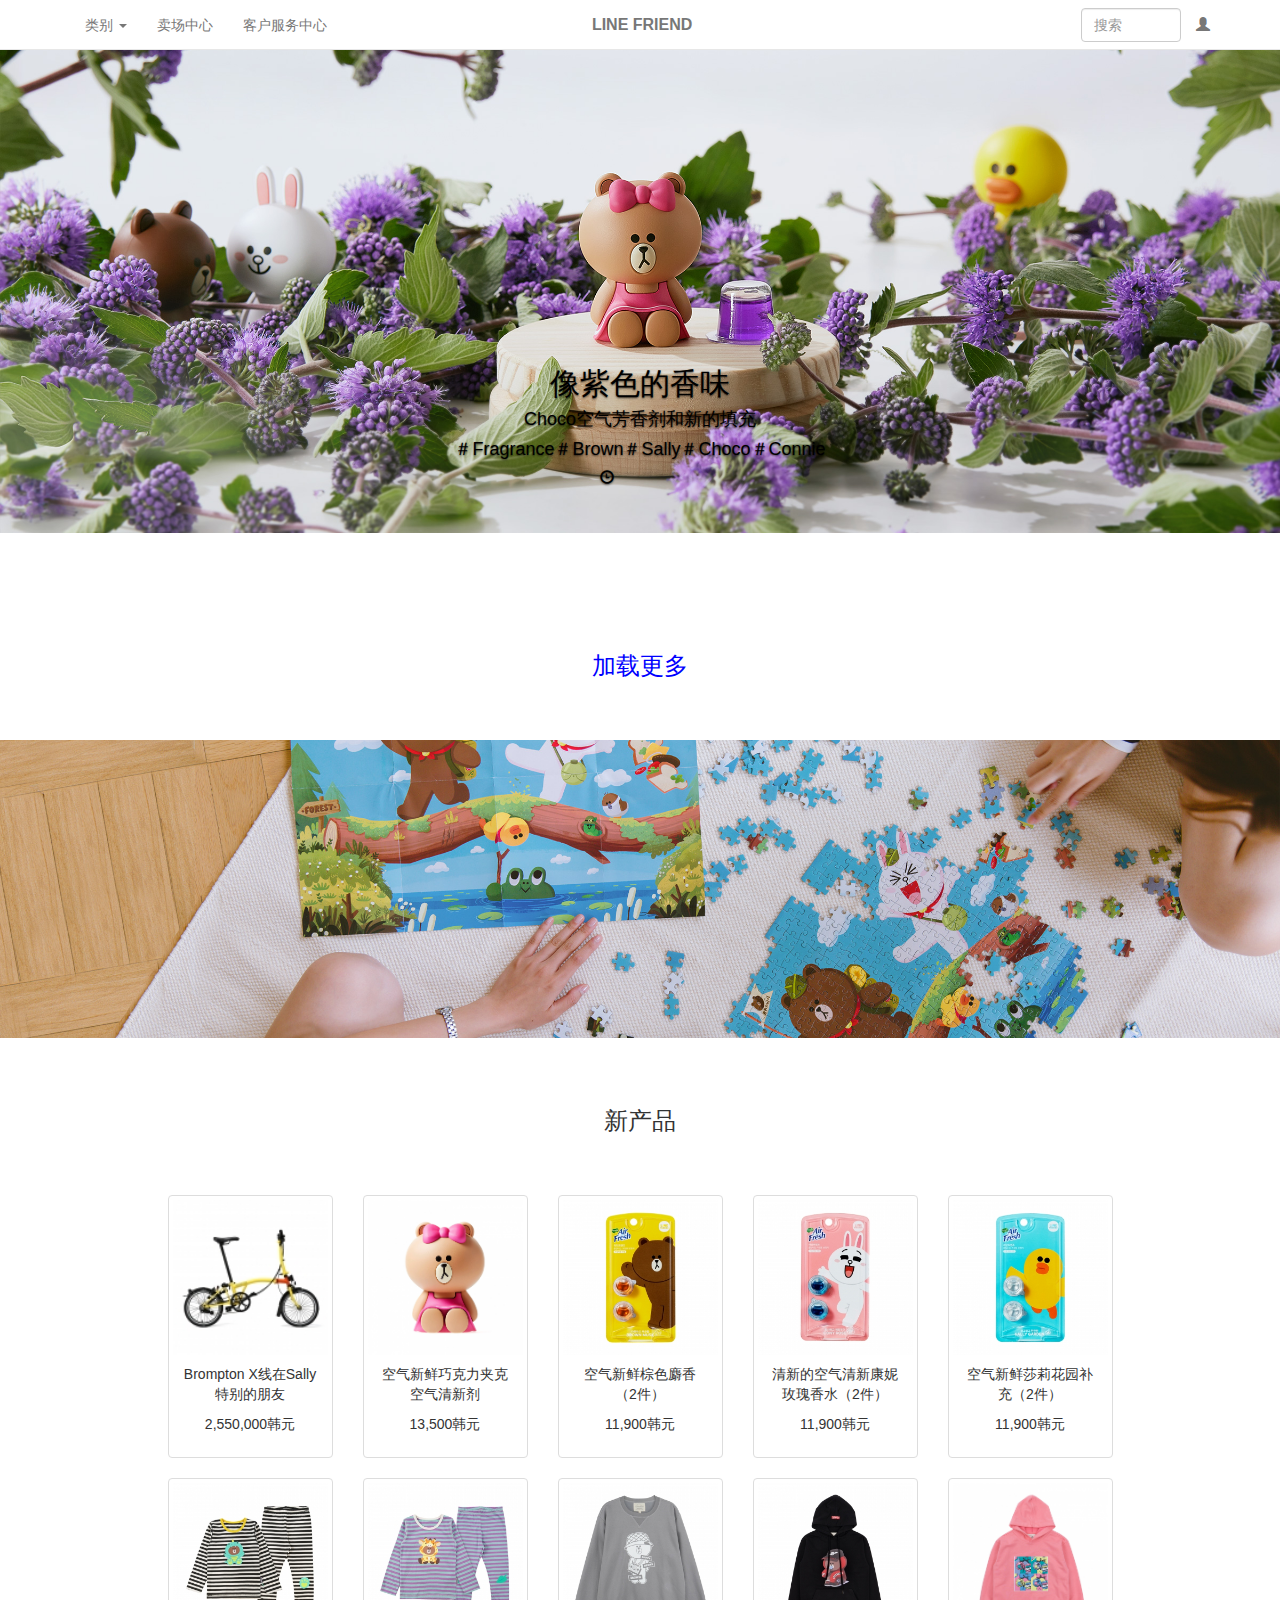
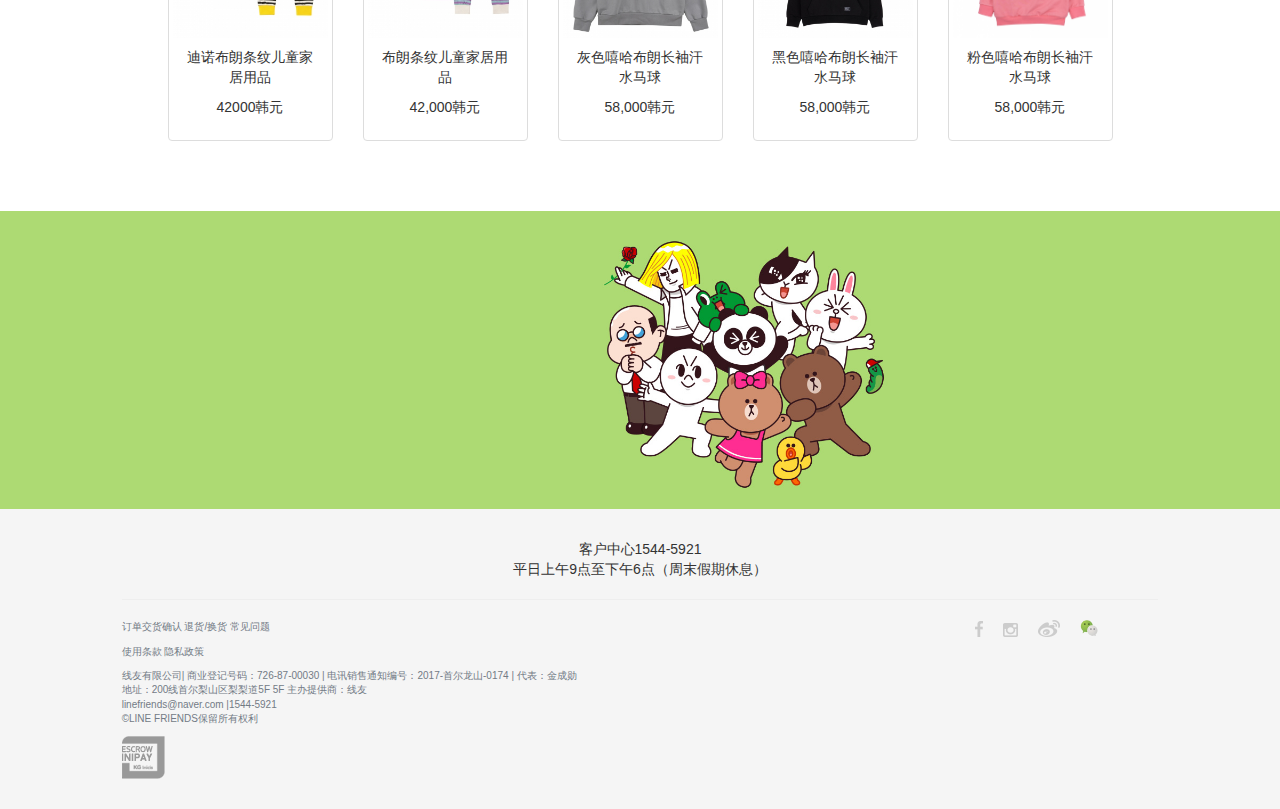
<file: html/offical web .html>
<!DOCTYPE html>
<html>
	<head>
		<meta charset="UTF-8">
		<title></title>
		<meta name="viewport" content="width=device-width,initial-scale=1,minimum-scale=1,maximum-scale=1,user-scalable=no" />
		<link rel="stylesheet" type="text/css" href="../css/offical web.css"/>
		<link rel="stylesheet" type="text/css" href="../bootstrap/bootstrap.min.css"/>
		<script src="http://libs.baidu.com/jquery/2.0.0/jquery.min.js"></script>
		<script src="../bootstrap/bootstrap.min.js" type="text/javascript" charset="utf-8"></script>
		<script src="../js/ofical web.js" type="text/javascript" charset="utf-8"></script>
	</head>
	<body>
		<!--导航-->
		<nav class="navbar navbar-default navbar-fixed-top">
			<div class="container">
				<!--小屏幕折叠导航-->
				<div class="navbar-header">
					<button type="button" class="navbar-toggle collapsed" data-toggle="collapse" data-target="#bs-example-navbar-collapse-1" aria-expanded="false">
				        <span class="sr-only">Toggle navigation</span>
				        <span class="icon-bar"></span>
				        <span class="icon-bar"></span>
				        <span class="icon-bar"></span>
			       </button>
				</div>
				<div class="collapse navbar-collapse" id="bs-example-navbar-collapse-1">
					<ul class="nav navbar-nav row">
						<li class="dropdown">
							<a href="#" class="dropdown-toggle" data-toggle="dropdown" role="button" aria-haspopup="true" aria-expanded="false">类别 <span class="caret"></span></a>
							<ul class="dropdown-menu">
								<li><a href="#">整个/打折</a></li>
								<li><a href="#">角色</a></li>
								<li><a href="#">娃娃玩具</a></li>
								<li><a href="#">文具</a></li>
								<li><a href="#">数字/家电</a></li>
								<li><a href="#">服装</a></li>
								<li><a href="#">首饰/杂货</a></li>
								<li><a href="#">婴儿/音乐</a></li>
								<li><a href="#">旅行/露营</a></li>
								<li><a href="#">办公室</a></li>
								<li><a href="#">装修/织物</a></li>
								<li><a href="#">生活/厨房/浴室</a></li>
							</ul>
						</li>
						<li >
							<a href="#">卖场中心<span class="sr-only">(current)</span></a>
						</li>
						<li>
							<a href="#">客户服务中心</a>
						</li>
						<li class="topic">
							<a href="index.html"><strong>LINE FRIEND</strong></a>
						</li>
					</ul>
					<ul class="nav navbar-nav navbar-right">
						<li class="dropdown">
							<a href="#" class="dropdown-toggle" data-toggle="dropdown" role="button" aria-haspopup="true" aria-expanded="false"><span class="glyphicon glyphicon-user"></span></a>
							<ul class="dropdown-menu">
								<li><a href="load.html">登录</a></li>
								<li><a href="#">会员注册</a></li>
								<li><a href="#">订单/送货</a></li>
								<li><a href="#">账户</a></li>
							</ul>
						</li>
					</ul>
					<form class="navbar-form navbar-right ">
						<div class="form-group row">
							<input type="text" class="form-control search " placeholder="搜索">
						</div>
					</form>
				</div>
			</div>
		</nav>
		<!--banner-->
		<div id="carousel-example-generic" class="carousel slide" data-ride="carousel">
			<div class="carousel-inner" role="listbox">
				<div class="item active">
					<img src="../img/web-banner.jpg">
					<div class="carousel-caption  ban">
						<h2>像紫色的香味</h2>
						<h4>Choco空气芳香剂和新的填充</h4>	
						<h4>＃Fragrance＃Brown＃Sally＃Choco＃Connie</h4>
						<h5><span class="glyphicon glyphicon-time"></span><p></p></h5>	
					</div>
				</div>
			</div>
		</div>
		<!--小广告图-->
		<div class="container adv">
			<div class="row">
				<!--<img src="../img/adv4.gif"/>-->
			</div>
		</div>
		<!--加载更多-->
		<div class="container">
			<div class="row">
				<div class="col-lg-2 col-lg-offset-5 text-center">
					<h3 class="load">加载更多</h3>
				</div>
			</div>
		</div>
		<!--小banner-->
		<div class="container-fluid ">
			<div class="row pic un">
				<div class="col-lg-12 ">
					<img src="../img/0901_pc_banner.jpg" />
				</div>
			</div>
		</div>
		<!--新产品-->
		<div class="container">
			<div class="row">
				<div class="col-lg-2 col-lg-offset-5 text-center">
					<h3>新产品</h3>
				</div>
			</div>
		</div>
		<!---->
		<div class="container text-center newP">
			<div class="row ">
				<div class="col-sm-3 col-md-2 col-lg-offset-1">
					<div class="thumbnail  new5">
						<!--<img src="../img/clo50.jpg" alt="...">-->
						<a href="product.html" target="_blank">
							<div class="img caption"></div>
						</a>
						<div class="caption">
						<p>Brompton X线在Sally特别的朋友</p>
						<p>2,550,000韩元</p>
						</div>
					</div>
				</div>
				<div class="col-sm-3 col-md-2">
					<div class="thumbnail new6">
						<a href="product.html" target="_blank">
							<div class="img caption"></div>
						</a>
						<div class="caption">
							<p>空气新鲜巧克力夹克空气清新剂</p>
							<p>13,500韩元</p>
						</div>
					</div>
				</div>
				<div class="col-sm-3 col-md-2">
					<div class="thumbnail new7">
						<a href="product.html" target="_blank">
							<div class="img caption"></div>
						</a>
						<div class="caption">
							<p>空气新鲜棕色麝香  （2件）</p>
							<p>11,900韩元</p>
						</div>
					</div>
				</div>
				<div class="col-sm-3 col-md-2">
					<div class="thumbnail new8">
						<a href="product.html" target="_blank">
							<div class="img caption"></div>
						</a>
						<div class="caption">
							<p>清新的空气清新康妮玫瑰香水（2件）</p>
							<p>11,900韩元</p>
						</div>
					</div>
				</div>
				<div class="col-sm-3 col-md-2">
					<div class="thumbnail new9">
						<a href="product.html" target="_blank">
							<div class="img caption"></div>
						</a>
						<div class="caption">
							<p>空气新鲜莎莉花园补充（2件）</p>
							<p>11,900韩元</p>
						</div>
					</div>
				</div>
				
				<div class="col-sm-3 col-md-2 col-lg-offset-1">
					<div class="thumbnail new0">
						<!--<img src="../img/clo00.jpg" alt="...">-->
						<a href="product.html" target="_blank">
							<div class="img caption"></div>
						</a>
						<div class="caption  ">
							<p>迪诺布朗条纹儿童家居用品</p>
							<p>42000韩元</p>
						</div>
					</div>
				</div>
				<div class="col-sm-3 col-md-2">
					<div class="thumbnail new1">
						<a href="product.html" target="_blank">
							<div class="img caption"></div>
						</a>
						<div class="caption">
							<p>布朗条纹儿童家居用品</p>
							<p>42,000韩元</p>
						</div>
					</div>
				</div>
				<div class="col-sm-3 col-md-2">
					<div class="thumbnail new2">
						<a href="product.html" target="_blank">
							<div class="img caption"></div>
						</a>
						<div class="caption">
							<p>灰色嘻哈布朗长袖汗水马球</p>
							<p>58,000韩元</p>
						</div>
					</div>
				</div>
				<div class="col-sm-3 col-md-2">
					<div class="thumbnail new3">
						<a href="product.html" target="_blank">
							<div class="img caption"></div>
						</a>
						<div class="caption">
							<p>黑色嘻哈布朗长袖汗水马球</p>
							<p>58,000韩元</p>
						</div>
					</div>
				</div>
				<div class="col-sm-3 col-md-2">
					<div class="thumbnail new4">
						<a href="product.html" target="_blank">
							<div class="img caption"></div>
						</a>
						<div class="caption">
							<p>粉色嘻哈布朗长袖汗水马球</p>
							<p>58,000韩元</p>
						</div>
					</div>
				</div>
			</div>
		</div>
		<!--小banner-->
		<div class="container-fluid ">
			<div class="row pic ">
				<div class="col-lg-12 ">
					<img src="../img/bottom_banner.jpg" />
				</div>
			</div>
		</div>
		<!--底部-->
		<div class="container-fluid under1">
			<div class="row">
				<div class="col-md-10 col-lg-offset-1 text-center">
					<p>
						客户中心1544-5921<br />平日上午9点至下午6点（周末假期休息）
					</p>
					<hr/>
				</div>
			</div>
		</div>
		<!--底部-->
		<div class="container-fluid under2">
			<div class="row">
				<div class="col-lg-5 col-lg-offset-1">
					<p>
						<a href="javascript:;">订单交货确认</a> 
						<a href="javascript:;">退货/换货</a>
						<a href="javascript:;">常见问题</a>
					</p>
					<p>
						<a href="javascript:;">使用条款</a>
						<a href="javascript:;">隐私政策</a>
					</p>
					<p>
						线友有限公司| 商业登记号码：726-87-00030 | 电讯销售通知编号：2017-首尔龙山-0174 | 代表：金成勋<br />
						地址：200线首尔梨山区梨梨道5F 5F 主办提供商：线友<br />
						linefriends@naver.com |1544-5921<br />
						&copy;LINE FRIENDS保留所有权利
					</p>
					<img src="../img/escrow_43x43_gray.png" />
				</div>
				<div class="col-lg-3 col-lg-offset-3">
					<div class="footpic">
						<a href="javascript:;"></a>
						<a href="javascript:;"></a>
						<a href="http://weibo.com/linefriendschina" target="_blank"></a>
						<!--微信二维码：模态框-->
						<button type="button" class="btn btn-primary btn-lg " data-toggle="modal" data-target="#myModal">
						<a href="javascript:;"></a>
						</button>
						<!-- Modal -->
						<div class="modal fade" id="myModal" tabindex="-1" role="dialog" aria-labelledby="myModalLabel">
							<div class="modal-dialog" role="document">
								<div class="modal-content">
									<div class="modal-header">
										<button type="button" class="close" data-dismiss="modal" aria-label="Close"><span aria-hidden="true">&times;</span></button>
										<h4 class="modal-title" id="myModalLabel">提示</h4>
									</div>
									<div class="modal-body text-center">
										<p>扫描二维码关注公众号</p>
										<img src="../img/weixin.jpg" />
									</div>
								</div>
							</div>
						</div>
					</div>
				</div>
				<!---->
			</div>
		</div>
	</body>
</html>
</file>
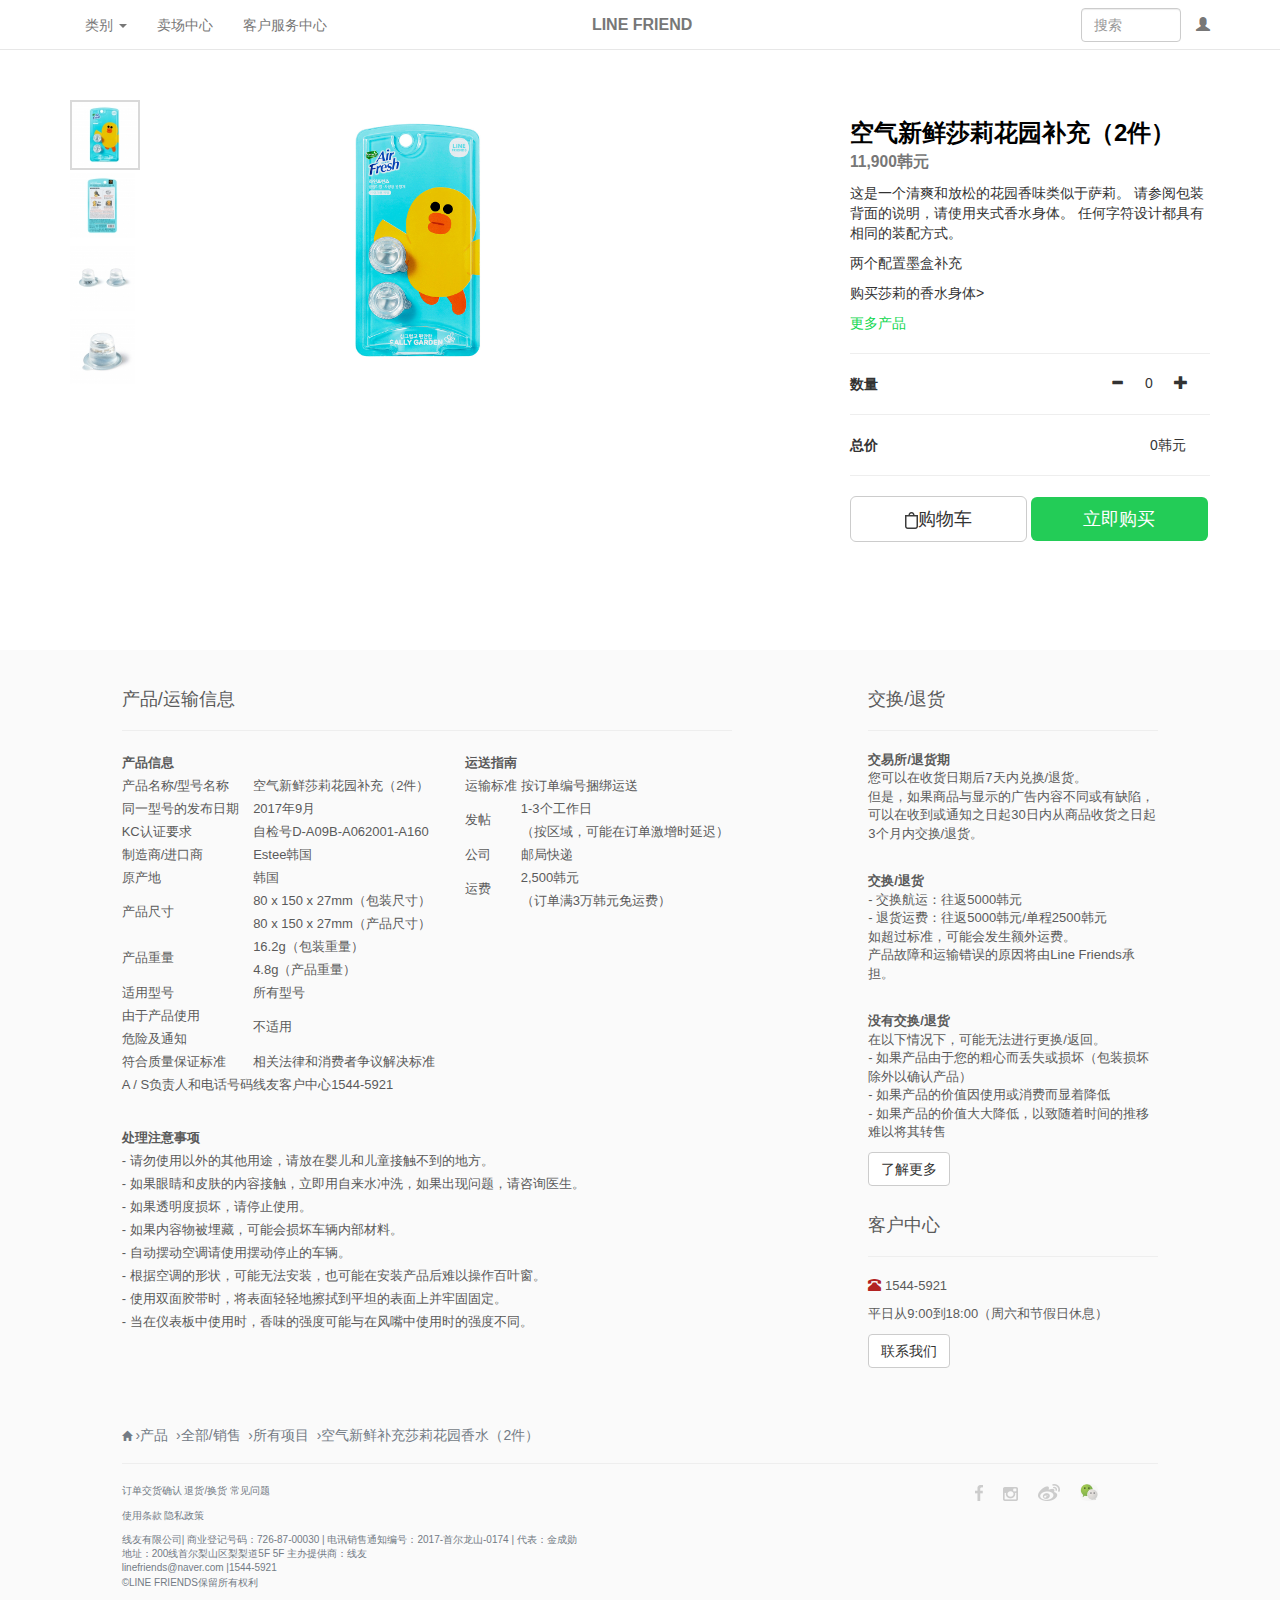
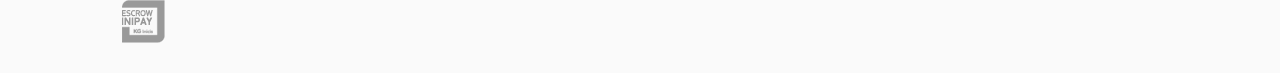
<file: html/product.html>
<!DOCTYPE html>
<html>
	<head>
		<meta charset="UTF-8">
		<title></title>
		<meta name="viewport" content="width=device-width,initial-scale=1,minimum-scale=1,maximum-scale=1,user-scalable=no" />
		<link rel="stylesheet" type="text/css" href="../bootstrap/bootstrap.min.css"/>
		<link rel="stylesheet" type="text/css" href="../css/product.css"/>
		<script src="../bootstrap/jquery-3.2.1.min.js"></script>
		<script src="../bootstrap/bootstrap.min.js" type="text/javascript" charset="utf-8"></script>
		<script src="../js/product.js" type="text/javascript" charset="utf-8"></script>
	</head>
	<body>
		<!--导航-->
		<nav class="navbar navbar-default navbar-fixed-top">
			<div class="container" >
				<!--小屏幕折叠导航-->
				<div class="navbar-header">
					<button type="button" class="navbar-toggle collapsed" data-toggle="collapse" data-target="#bs-example-navbar-collapse-1" aria-expanded="false">
				        <span class="sr-only">Toggle navigation</span>
				        <span class="icon-bar"></span>
				        <span class="icon-bar"></span>
				        <span class="icon-bar"></span>
			       </button>
				</div>
				<div class="collapse navbar-collapse" id="bs-example-navbar-collapse-1">
					<ul class="nav navbar-nav row">
						<li class="dropdown">
							<a href="#" class="dropdown-toggle" data-toggle="dropdown" role="button" aria-haspopup="true" aria-expanded="false">类别 <span class="caret"></span></a>
							<ul class="dropdown-menu">
								<li><a href="#">整个/打折</a></li>
								<li><a href="#">角色</a></li>
								<li><a href="#">娃娃玩具</a></li>
								<li><a href="#">文具</a></li>
								<li><a href="#">数字/家电</a></li>
								<li><a href="#">服装</a></li>
								<li><a href="#">首饰/杂货</a></li>
								<li><a href="#">婴儿/音乐</a></li>
								<li><a href="#">旅行/露营</a></li>
								<li><a href="#">办公室</a></li>
								<li><a href="#">装修/织物</a></li>
								<li><a href="#">生活/厨房/浴室</a></li>
							</ul>
						</li>
						<li >
							<a href="#">卖场中心<span class="sr-only">(current)</span></a>
						</li>
						<li>
							<a href="#">客户服务中心</a>
						</li>
						<li class="topic">
							<a href="index.html"><strong>LINE FRIEND</strong></a>
						</li>
					</ul>
					<ul class="nav navbar-nav navbar-right">
						<li class="dropdown">
							<a href="#" class="dropdown-toggle" data-toggle="dropdown" role="button" aria-haspopup="true" aria-expanded="false"><span class="glyphicon glyphicon-user"></span></a>
							<ul class="dropdown-menu">
								<li><a href="load.html">登录</a></li>
								<li><a href="#">会员注册</a></li>
								<li><a href="#">订单/送货</a></li>
								<li><a href="#">账户</a></li>
							</ul>
						</li>
					</ul>
					<form class="navbar-form navbar-right ">
						<div class="form-group row">
							<input type="text" class="form-control search " placeholder="搜索">
						</div>
					</form>
				</div>
			</div>
		</nav>
		<!--图片-->
		<div class="container shop">
			<div class="row">
				<!--展示图-->
				<div class="col-lg-7 col-sm-12 col-xs-12">
					<div class="minipic ">
						<ul>
							<li class="act"><img src="../img/sally01-small.jpg" /></li>
							<li><img src="../img/sally02-small.jpg" /></li>
							<li><img src="../img/sally03small.jpg"/></li>
							<li><img src="../img/sally04small.jpg"/></li>
						</ul>
					</div>
					<div class="bigpic">
						<ul>
							<li><img src="../img/sally01.jpg"/></li>
							<li><img src="../img/sally02.jpg"/> </li>
							<li><img src="../img/sally03.jpg"/> </li>
							<li><img src="../img/sally04.jpg"/> </li>
						</ul>
					</div>
				</div>
				<!--选购-->
				<div class="col-lg-4 col-sm-12 col-xs-12 col-lg-offset-1 ">
					<h3><strong>空气新鲜莎莉花园补充（2件）</strong><br /><small><strong>11,900韩元</strong></small></h3>
					<p>这是一个清爽和放松的花园香味类似于萨莉。 请参阅包装背面的说明，请使用夹式香水身体。 任何字符设计都具有相同的装配方式。</p>
					<p>两个配置墨盒补充</p>
					<p>购买莎莉的香水身体></p>
					<a href="offical web .html" target="_blank">更多产品</a>
					<hr />
					<div class="row">
						<div class="col-md-2 ">
							<strong>数量</strong>
						</div>
						<div class="col-md-4 col-md-offset-6">
							<span class="glyphicon glyphicon-minus minus"></span>&nbsp;
							<input type="text" name="count" id="count" value="0" />
							<span class="glyphicon glyphicon-plus plus"></span>
						</div>
					</div>
					<hr />
					<div class="row">
						<div class="col-md-2 ">
							<span><strong>总价</strong></span>
						</div>
						<div class="col-md-3 col-md-offset-5">
							<input type="text" disabled id="money" value="0韩元" />
						</div>
					</div>
					<hr />
					<button class="btn btn-default btn-lg"><img src="../img/btn_icon_cart.png"/ class="dianhua">购物车</button>
					<!--<button class="btn btn-default btn-success btn-lg">立即购买</button>-->
					<!--模态框-->
					<button type="button" class="btn btn-primary btn-lg" data-toggle="modal" data-target="#myModal">
					  立即购买
					</button>
					<!-- Modal -->
					<div class="modal fade" id="myModal" tabindex="-1" role="dialog" aria-labelledby="myModalLabel">
						<div class="modal-dialog" role="document">
							<div class="modal-content">
								<div class="modal-header">
									<button type="button" class="close" data-dismiss="modal" aria-label="Close"><span aria-hidden="true">&times;</span></button>
									<h4 class="modal-title" id="myModalLabel">提示</h4>
								</div>
								<div class="modal-body">
									购买请先登录！
								</div>
								<div class="modal-footer">
									<button type="button" class="btn btn-default" data-dismiss="modal">取消</button>
									<button type="button" class="btn btn-primary load" data-dismiss="modal">登录</button>
								</div>
							</div>
						</div>
					</div>
				</div>
				<!---->
			</div>
			
		</div>
		<!--table-->
		<div class="container-fluid xinxi">
			<div class="row">
				<div class="col-xs-12 col-sm-6 col-lg-6 col-lg-offset-1">
					<h4>产品/运输信息</h4>
					<hr />
					<table>
						<thead>
							<th>产品信息</th>
						</thead>
						<tbody>
							<tr>
								<td>产品名称/型号名称</td>
								<td>空气新鲜莎莉花园补充（2件）</td>
							</tr>
							<tr>
								<td>同一型号的发布日期</td>
								<td>2017年9月</td>
							</tr>
							<tr>
								<td>KC认证要求</td>
								<td>自检号D-A09B-A062001-A160</td>
							</tr>
							<tr>
								<td>制造商/进口商</td>
								<td>Estee韩国</td>
							</tr>
							<tr>
								<td>原产地</td>
								<td>韩国</td>
							</tr>
							<tr>
								<td>产品尺寸</td>
								<td>80 x 150 x 27mm（包装尺寸）<br />80 x 150 x 27mm（产品尺寸）</td>
							</tr>
							<tr>
								<td>产品重量</td>
								<td>16.2g（包装重量）<br />4.8g（产品重量）</td>
							</tr>
							<tr>
								<td>适用型号</td>
								<td>所有型号</td>
							</tr>
							<tr>
								<td>由于产品使用<br /> 危险及通知</td>
								<td>不适用</td>
							</tr>
							<tr>
								<td>符合质量保证标准</td>
								<td>相关法律和消费者争议解决标准</td>
							</tr>
							<tr>
								<td>A / S负责人和电话号码</td>
								<td>线友客户中心1544-5921</td>
							</tr>
						</tbody>
					</table>
					<table>
						<thead>
							<th>运送指南</th>
						</thead>
						<tbody>
							<tr>
								<td>运输标准&nbsp;</td>
								<td>按订单编号捆绑运送</td>
							</tr>
							<tr>
								<td>发帖</td>
								<td>1-3个工作日<br /> （按区域，可能在订单激增时延迟）</td>
							</tr>
							<tr>
								<td>公司</td>
								<td>邮局快递</td>
							</tr>
							<tr>
								<td>运费</td>
								<td>2,500韩元<br />（订单满3万韩元免运费）</td>
							</tr>
						</tbody>
					</table>
					<table>
						<thead>
							<th>处理注意事项</th>
						</thead>
						<tbody>
							<tr>
								<td>- 请勿使用以外的其他用途，请放在婴儿和儿童接触不到的地方。<br />
									- 如果眼睛和皮肤的内容接触，立即用自来水冲洗，如果出现问题，请咨询医生。<br />
									- 如果透明度损坏，请停止使用。<br />
									- 如果内容物被埋藏，可能会损坏车辆内部材料。<br />
									- 自动摆动空调请使用摆动停止的车辆。<br />
									- 根据空调的形状，可能无法安装，也可能在安装产品后难以操作百叶窗。<br />
									- 使用双面胶带时，将表面轻轻地擦拭到平坦的表面上并牢固固定。<br />
									- 当在仪表板中使用时，香味的强度可能与在风嘴中使用时的强度不同。</td>
							</tr>
						</tbody>
					</table>
				</div>
				<div class="col-xs-12 col-sm-6 col-lg-3 col-lg-offset-1">
					<h4>交换/退货</h4>
					<hr />
					<p>
						<strong>交易所/退货期</strong><br />
						您可以在收货日期后7天内兑换/退货。<br />
						但是，如果商品与显示的广告内容不同或有缺陷，可以在收到或通知之日起30日内从商品收货之日起3个月内交换/退货。
					</p><br />
					<p>
						<strong>交换/退货</strong><br />
						- 交换航运：往返5000韩元<br />
						- 退货运费：往返5000韩元/单程2500韩元<br />
						如超过标准，可能会发生额外运费。<br />
						产品故障和运输错误的原因将由Line Friends承担。
					</p><br />
					<p>
						<strong>没有交换/退货</strong><br />
						在以下情况下，可能无法进行更换/返回。<br />
						- 如果产品由于您的粗心而丢失或损坏（包装损坏除外以确认产品）<br />
						- 如果产品的价值因使用或消费而显着降低<br />
						- 如果产品的价值大大降低，以致随着时间的推移难以将其转售
					</p>
					<button class="btn btn-default">了解更多</button>
					<h4>客户中心</h4>
					<hr />
					<p><span class="glyphicon glyphicon-phone-alt phone"></span> 1544-5921</p>
					<p>平日从9:00到18:00（周六和节假日休息）</p>
					<button class="btn btn-default">联系我们</button>
				</div>
			</div>
		</div>
		<!--问题中心-->
		<!--<div class="container">
			<div class="row">
				<div class="col-md-3 col-lg-5 col-lg-offset-1">
					<h3>Q&A</h3>				
				</div>
				<div class="col-lg-5">
					dsgdfg
				</div>
			</div>
		</div>-->
		<!--底部导航-->
		<div class="container-fluid under2">
			<div class="row">
				<div class="col-md-3 col-lg-10 col-lg-offset-1">
					<h5>
						<a href="offical web .html"> <span class="glyphicon glyphicon-home"></span></a>
						&rsaquo;产品&nbsp; &rsaquo;全部/销售&nbsp; &rsaquo;所有项目&nbsp; &rsaquo;空气新鲜补充莎莉花园香水（2件）
					</h5> 
					<hr />
				</div>
				<div class="col-lg-5 col-lg-offset-1">
					<p>
						<a href="javascript:;">订单交货确认</a> 
						<a href="javascript:;">退货/换货</a>
						<a href="javascript:;">常见问题</a>
					</p>
					<p>
						<a href="javascript:;">使用条款</a>
						<a href="javascript:;">隐私政策</a>
					</p>
					<p>
						线友有限公司| 商业登记号码：726-87-00030 | 电讯销售通知编号：2017-首尔龙山-0174 | 代表：金成勋<br />
						地址：200线首尔梨山区梨梨道5F 5F 主办提供商：线友<br />
						linefriends@naver.com |1544-5921<br />
						&copy;LINE FRIENDS保留所有权利
					</p>
					<img src="../img/escrow_43x43_gray.png" />
				</div>
				<div class="col-lg-3 col-lg-offset-3">
					<div class="footpic">
						<a href="javascript:;"></a>
						<a href="javascript:;"></a>
						<a href="http://weibo.com/linefriendschina" target="_blank"></a>
						<!--微信二维码：模态框-->
						<button type="button" class="btn btn-primary btn-lg " data-toggle="modal" data-target="#myModal1">
						<a href="javascript:;"></a>
						</button>
						<!-- Modal -->
						<div class="modal fade" id="myModal1" tabindex="-1" role="dialog" aria-labelledby="myModalLabel">
							<div class="modal-dialog" role="document">
								<div class="modal-content">
									<div class="modal-header">
										<button type="button" class="close" data-dismiss="modal" aria-label="Close"><span aria-hidden="true">&times;</span></button>
										<h4 class="modal-title" id="myModalLabel">提示</h4>
									</div>
									<div class="modal-body text-center">
										<p>扫描二维码关注公众号</p>
										<img src="../img/weixin.jpg" />
									</div>
								</div>
							</div>
						</div>
					</div>
				</div>
			</div>
		</div>
	</body>
</html>
</file>
<file: css/index.css>
*{
		margin: 0;
		padding: 0;
		list-style: none;
	}
	/*导航*/
	.big{
		width: 100%;
		height: 80px;
		position: fixed;
		left: 0;
		top: 0;
		z-index: 999;
	}
	.hd{
	    position: absolute; 
	    top: 0;
	    left: 50%;
	    width: 100%;
	    height: 80px;
	    margin-left: -47%;
	    z-index: 999;
	}
	.head{
		display: block;
	    float: left;
	    width: 14%;
	    height: 24px;
	    margin-top: 30px;
	    background: url('../img/head_logo.png') no-repeat;
	}
	.daohang{
		width: 50%;
		height: 80px;
		float: left;
		margin-left: 30px;
	}
	.daohang>li{
		float: left;
		margin-left: 7%;
		color: white;
		font-size: 12px;
		text-decoration: none;
		line-height: 79px;
		cursor: pointer;
	}
	.daohang>li:hover{
		border-bottom: 2px solid black;
	}
	.col{
		color: white ;
	}
	.col:hover{
		color: white;
		text-decoration: none;
	}
	.sel{
		width: 76px;
		float: right;
		color: white;
		font-size: 12px;
		margin-top: 35px;
		margin-right: 6%;
		cursor: pointer;
		border: none;
		/*白色下*/
		background: url("../img/ico_unfd.png") no-repeat;
		background-position: right;
	}
	.language{
	    margin: 10px ;
	    background-color: white;
	    text-align: center;
	    line-height: 18px;
	    padding: 13px;
	    position: absolute;
	    right: 65px;
		display: none;
	}
	.language a{
		color: black;
		text-decoration: none;
	}
	.activeli{
		border-bottom: 2px solid black;
	}
	
	.banner{
		width: 100%;
		height: 620px;
		position: relative;
	}
	.zhezhao {
		width: 100%;
		height: 620px;
		background: url('../img/bg_dim.jpg');
		position: absolute;
		z-index: 111;
	}
	.banner>div>ol,.carousel-control{
		z-index: 222;
	}
	.banner .txt{
		position: absolute;
	    top: 50%;
	    left: 50%;
	    width: 459px;
	    margin: -80px 0 0 -230px;
	    z-index: 222;
	}
	.banner .txt p {
	    font-size: 23px;
	    font-family: robotoLight;
	    color: #fff;
	    text-align: center;
	}
	.banner .txt h2{
	    width: 441px;
	    height: 56px;
	    margin-top: 12px;
	    background: url('../img/banner_logo.png') no-repeat;
	}
	.item img {
		width: 100% !important;
		height: 620px !important;
	}
	
	.bussi{
		background-color: #faf8f5;
	}
	.bussi>img{
		width: 100%;
		height: 745px;
	}
	
	.logo{
		width: 100%;
		height: 1000px;
		background-color: #faf8f5;
	}
	.logo>h2 {
	    font-size: 80px;
	    font-family: robotoBold;
	    color: rgb(214, 172, 114);
	    text-align: center;
	    padding: 20px 0px 58px;
	    margin-top: 0;
	    background-color: #faf8f5;
	}
	.lg{
	    width: 100%;
	    height: 665px;
	    margin: 0 auto;
	}
	.lg>dl{
		width: 24%;
		height: 296px;
		float: left;
		margin-left: 8%;
	}
	/*.lg>dl:nth-of-type(2),.lg>dl:nth-of-type(3),.lg>dl:nth-of-type(5),.lg>dl:nth-of-type(6){
		margin-left: 120px;
	}*/
	.lg>dl>dt{
		text-align: center;
		width: 100%;
		font-size: 18px;
		padding: 20px 0;
	}
	.lg>dl>dd{
		font-size: 12px;
		line-height: 24px;
	}
	.lg img{
		width: 100%;
	}
	
	.bbtn{
		height: 60px;
		margin: auto 0;
	}
	.bbtn>a{
		display: block;
		width: 29%;
		height: 60px;
		color: white;
		text-align: center;
		line-height: 60px;
		text-decoration: none;
		float: left;
	}
	.bbtn>a:hover{
		color: white;
		text-decoration: none;
	}
	.bbtnL{
		background-color: #5c5e66;
		margin-left: 22%;
		margin-right: 18px;
	}
	.bbtnR{
		background-color: #00b962;
	}
	
	.map{
		width: 100%;
		height: 1729px;
		background-color: #4b93cd;
		position: relative;
	}
	.shoopMap{
		height: 754px;
	    background: url('../img/map.jpg') no-repeat 50% 0;
	}
	.shoop{
		position: absolute;
	    top: 21%;
	    left: 50%;
	    margin-left: -123px;
	}
	.shoop h2 {
	    font-size: 80px; 
	    font-family: robotoBold;
	    color: #fff;
	    text-align: center;
	}
	.shoop p {
	    font-size: 14px;
	    font-family: robotoLight;
	    color: #fff;
	    text-align: center;
	}
	.shoopAddress{
		width: 98%;
		height: 975px;
		position: absolute;
		left: 50%;
		margin-left: -48%;
		/*border: 1px solid yellow;*/
	}
	.shoopAddress>div{
		width: 22.5%;
		height: 600px;
		float: left;
		margin-left: 20px;
	}
	.shoopAddress h3{
		color: white;
		font-size: 24px;
	}
	.shoopAddress strong{
		display: block;
		width: 100%;
		padding: 15px 0;
		color: white;
	}
	.shoopAddress>div>ul>li{
		line-height: 20px;
 	    margin-bottom: 10px;
	}
	.shoopAddress>div>ul>li a{
		display: block;
		font-size: 14px;
		text-decoration: none;
		background: url('../img/ico_store.png') no-repeat;
    	background-position: 0 2px;
    	padding-left: 14px;
    	color: #fff;
	}
	.shoopAddress>div>ul>li em{
    	color: #a3d1e7;
    	font-style: normal;
		font-size: 14px;
    	background: url('../img/ico_store2.png') no-repeat;
    	background-position: 0 2px;
    	padding-left: 14px;
	}
	
	.pic{
		width: 100%;
		height: 610px;
		position: relative;
	}
	.pic a:hover{
		color: white;
		text-decoration: none;
	}
	.datu,.datu1,.datu2,.xiaotu0,.xiaotu1,.xiaotu2{
		position: absolute;
	}
	.datu,.datu1,.datu2{
		height: 610px;
		display: none;
	}
	.datu li,.datu1 li,.datu2 li{
		float: left;
		display: none;
		transition: 1s;
	}
	.datu img,.datu1 img,.datu2 img{
		width: 100%;
		height: 610px;
	}
	.xiaotu0,.xiaotu1,.xiaotu2{
		width: 370px;
		height: 45px;
		left: 50%;
		bottom: 20px;
		margin-left: -180px;
		display: none;
	}
	.xiaotu0 li,.xiaotu1 li,.xiaotu2 li{
		float: left;
		margin-left: 8px;
	}
	.xiaotu0 img,.xiaotu1 img,.xiaotu2 img{
		height: 40px;
		cursor: pointer;
	}
	.an1,.an2{
		width: 9px;
    	height: 15px;
    	background: url('../img/spr.png') no-repeat;
    	position: absolute;
    	left: 50%;
		bottom: 45px;
    	border: none;
	}
	.an1{
		margin-left: -190px;
		background-position: 0 -300px;
	}
	.an2{
		margin-left: 180px;
		background-position: 0 -320px;
	}
	.dizhi0,.dizhi1,.dizhi2{
		position: absolute;
		left: 50%;
		bottom: 70px;
		margin-left: -50px;
		color: white;
		display: none;
	}
	.pic a{
		color: white;
	}
	.show{
		display: block;
	}
	.kuang{
		border: 1px solid greenyellow;
	}
	
	
	.about{
		width: 100%;
		height: 800px;
		overflow: hidden;
		background-color: #31aa57;
	}
	.words{
		width: 55%;
		height: 600px;
		color: white;
		margin: 100px 100px;
		float: left;
	}
	.about p{
		font-size: 70px;
	}
	.about dl{
		width: 42%;
		height: 35%;
		float: left;
		margin-top: 30px;
	}
	.about dl:nth-of-type(2n){
		float:right;
	}
	.about dl dd{
		height: 215px;
	    font-size: 13px;
	    line-height: 24px;
	}
	.about>img{
		display: block;
		width: 45%;
		float: right;
		margin: 50px -120px;
	}
	
	.ovideo{
		width: 100%;
		height: 614px;
		background-color: #31aa57;
	}
	.vleft,.vright{
		width: 50%;
		height: 614px;
	}
	.vid{
		width: 47%;
	    margin-bottom: 30px;
	    font-family: NanumBarunGothic;
	    font-size: 14px;
	    line-height: 24px;
	}
	.vid h2{
		margin-bottom: 30px;
	    font-family: robotoBold;
	    font-size: 19px;
	}
	.vid p{
		margin-bottom: 30px;
	    font-family: NanumBarunGothic;
	    font-size: 14px;
		line-height: 24px;
	}
	.vid a {
	    display: block;
	    width: 135px;
	    height: 50px;
	    line-height: 50px;
	    font-size: 15px;
	    font-family: NanumBarunGothic;
	    text-align: center;
	}
	.vid a:hover{
		text-decoration: none;
	}
	.vleft .vid a{
		color: #70473c;
	    background: url('../img/spr.png') no-repeat -60px -150px;
	}
	.vleft{
		float: left;
		background: url('../img/bg_sec5_left.png') 50% 0;
		left: -30px;
	}
	.vleft .vid{
	    position: relative;
	    top: 244px;
	    left: 63%;
	    color:#70473c;
	}
	.vright{
		float: right;
		background: url('../img/bg_sec5_right.png');
		
	}
	.vright .vid{
		position: relative;
	    top: 244px;
	    left: 33%;
	    color: white;
	}
	.vright .vid a{
		color: white;
	    background: url('../img/spr.png') no-repeat -60px -270px;
	}
	
	.contanct{
		width: 100%;
		height: 200px;
		background-color: #383838;
	}
	.contanct div{
		float: left;
	}
	.footlg{
		position: relative;
		left: 5%;
		top:40px;
	}
	.footnav{
		position: relative;
		left: 8%;
		top: 40px;
	}
	.footnavT li{
		float: left;
	}
	.footnav a{
		color: #b2b2b2;
		text-decoration: none;
	}
	.footnav a:hover{
		color: yellow;
		text-decoration: none;
	}
	.address li{
		float: left;
		font-size: 12px;
	    color: gray;
	    padding-bottom: 5px;
	}
	.footnav p{
		color: gray;
	}
	
	.footpic{
		position: relative;
		left: 20%;
		top: 40px;
	}
	.footpic a{
		height: 17px;
		color: #b2b2b2;
		text-decoration: none;
		background: url('../img/spr.png');
		display: block;
		float: left;
		margin-right: 20px;
	}
	.footpic>a:nth-of-type(1){
		width: 8px;
	    background-position: 0 0;
	}
	.footpic>a:nth-of-type(2){
		width: 15px;
		background-position: 0 -20px;
	}
	.footpic>a:nth-of-type(3){
		width: 18px;
		background-position: 0 -40px;
	}
	.footpic>a:nth-of-type(4){
		width: 22px;
		background-position: 0 -80px;
	}
</file>
<file: css/form.css>
*{
		margin: 0;
		padding: 0;
		list-style: none;
	}
	/*导航*/
	.big{
		width: 100%;
		height: 80px;
		position: fixed;
		left: 0;
		top: 0;
		border-bottom: 1px solid #CCCCCC;
		background-color: white;
		z-index: 999;
	}
	.hd{
	    position: absolute; 
	    top: 0;
	    left: 50%;
	    width: 100%;
	    height: 80px;
	    margin-left: -47%;
	    z-index: 100;
	}
	.head{
		display: block;
	    float: left;
	    width: 14%;
	    height: 24px;
	    margin-top: 30px;
	    background: url('../img/head_logo2.png') no-repeat;
	}
	.daohang{
		width: 50%;
		height: 80px;
		float: left;
		margin-left: 30px;
	}
	.daohang>li{
		float: left;
		margin-left: 7%;
		color: black;
		font-size: 12px;
		text-decoration: none;
		line-height: 79px;
		cursor: pointer;
	}
	.daohang>li>a{
		color: black ;
		text-decoration: none
	}
	.sel{
		width: 76px;
		float: right;
		color: black;
		font-size: 12px;
		margin-top: 35px;
		margin-right: 6%;
		cursor: pointer;
		border: none;
		/*白色下*/
		background: url("../img/ico_unfd2.png") no-repeat;
		background-position: right;
	}
	.language{
	    margin: 10px ;
	    text-align: center;
	    line-height: 18px;
	    padding: 13px;
	    position: absolute;
	    right: 65px;
	    border: 1px solid #D4D4D4;
		display: none;
	}
	.language a{
		color: black;
		text-decoration: none;
	}
	.activeli{
		border-bottom: 2px solid black;
	}
	
	.mask{
		width: 75%;
		height: 1600px;
		position: relative;
		top: 70px;
		margin: 0 auto;
	}
	.mask h2{
		padding: 50px 10px 48px;
	    font-size: 41px;
	    color: #333;
	}
	.mask h3{
		margin-bottom: 27px;
		padding-left: 13px;
		font-size: 18px;
    	color: #333;
	}
	.mask select{
		width: 100%;
		height: 50px;
		box-sizing: border-box;
	    align-items: center;
   		border-color: rgb(169, 169, 169);
	}
	.mask textarea{
		width: 100%;
	    height: 158px;
	    margin: 25px 0;
	    border: 1px solid #dae0e6;
	    line-height: 23px;
	    color: #666;
	    font-size: 13px;
	}
	#upload{
		display: inline-block;
	    float: left;
	    width: 100%;
	    padding: 15px 18px;
	    border: 1px solid #dae0e6;
	    appearance: none;
	}
	.liulan{
		display: inline-block;
	    width: 120px;
	    padding: 14px 20px;
	    border: 1px solid #4b4d55;
	    background-color: #5c5e66;
	    font-size: inherit;
	    font-size: 14px;
	    color: #999;
	    color: #fff;
	    text-align: center;
	    cursor: pointer
	}
	.P{
    	color: #999;
		font-size: 13px;
		line-height: 23px;
    	margin: 25px 0;
	}
	#a,#b,#c,#d{
		width: 400px;
	    height: 45px;
	    margin: 0 0 15px 10px;
	    padding: 0 15px;
	    border: 1px solid #dae0e6;
	    line-height: 48px;
	    font-size: 13px;
	    color: #666;
	}
	.info{
		margin-bottom: 14px;
	    padding: 30px;
	    border: 1px solid #dae0e6;
	    line-height: 23px;
	    font-size: 13px;
	    color: #666;
	}
	.mask span{
		height: 15px;
		margin-left: 7px;
	    font-size: 13px;
	    color: #666;
	    background-color: white;
	}
	.send{
		display: block;
	    width: 218px;
	    height: 58px;
	    margin: 54px auto 0;
	    border: none;
	    border: 1px solid #00ab5b;
	    background: #00b962;
	    font-size: 16px;
	    line-height: 58px;
	    color: #fff;
	    cursor: pointer;
	}
	
	.contanct{
		width: 100%;
		height: 200px;
		background-color: #383838;
	}
	.contanct div{
		float: left;
	}
	.footlg{
		position: relative;
		left: 5%;
		top:40px;
	}
	.footnav{
		position: relative;
		left: 8%;
		top: 40px;
	}
	.footnavT li{
		float: left;
	}
	.footnav a{
		color: #b2b2b2;
		text-decoration: none;
	}
	.footnav a:hover{
		color: yellow;
		text-decoration: none;
	}
	.address li{
		float: left;
		font-size: 12px;
	    color: gray;
	    padding-bottom: 5px;
	}
	.footnav p{
		color: gray;
	}
	
	.footpic{
		position: relative;
		left: 20%;
		top: 40px;
	}
	.footpic a{
		height: 17px;
		color: #b2b2b2;
		text-decoration: none;
		background: url('../img/spr.png');
		display: block;
		float: left;
		margin-right: 20px;
	}
	.footpic>a:nth-of-type(1){
		width: 8px;
	    background-position: 0 0;
	}
	.footpic>a:nth-of-type(2){
		width: 15px;
		background-position: 0 -20px;
	}
	.footpic>a:nth-of-type(3){
		width: 18px;
		background-position: 0 -40px;
	}
	.footpic>a:nth-of-type(4){
		width: 22px;
		background-position: 0 -80px;
	}
	/*浏览窗口*/
	#main{
		width: 500px;
		height: 400px;
		left: 0;
		top: 0;
		right: 0;
		bottom: 0;
		margin: auto;
		margin-top: 100px;
		position: fixed;
		background: url('../img/bg.jpg') no-repeat white;
		border: 1px solid #888888;
		border-radius: 3%;
		display: none;
	}
	.p1{
		float: left;
		margin: 5px ;
	}
	.p2{
		width: 20px;
		height: 20px;
		text-align: center;
		float: right;
		position: relative;
		right: 10px;
		border: 1px solid red;
		border-radius: 10%;
		background-color: red;
		cursor: pointer;
	}
	.wenjian{
		width: 480px;
		height: 300px;
		border: 1px solid #8C8C8C;
		margin: 25px auto;
		background-color: white;
	}
	.btn1,.btn2{
		display: block;
		float: right;
		position: relative;
		width: 50px;
		background-color: white;
		cursor: pointer;
	}
	.btn1{
		right: 120px;
	}
	.btn2{
		right: 0;
	}
	.tab{
		border: none;
		font-size: 14px;
		line-height: 20px;
		text-align: left;
	}
	.tab span{
		font-size: 14px;
		line-height: 20px;
	}
	thead th:nth-of-type(1){
		width: 200px;
	}
	thead th:nth-of-type(2){
		width: 150px;
	}
	.tab img{
		height: 30px;
	}
	.tab tr{
		cursor: pointer;
	}
	.tab tr:hover{
		background-color: #D5D5D5;
	}
</file>
<file: css/load.css>
*{
		margin: 0;
		padding: 0;
		list-style: none;
	}
	.navbar{
		height: 50px;
		background-color: white !important;
	}
	.topic{
		font-size: 16px;
		color: green;
		margin-left: 235px;
	}
	.search{
		width: 100px !important;
	}
	/*导航*/
	.search:hover{
		width: 200px !important;
	}
	.row>li:nth-of-type(1):hover{
		border-bottom: 2px solid black;
	}
	.row>li:nth-of-type(2):hover{
		border-bottom: 2px solid black;
	}
	.row>li:nth-of-type(3):hover{
		border-bottom: 2px solid black;
	}
	
	
	.load{
		margin-top: 100px;
	}
	.load>div>div>button{
		width: 270px;
		height: 45px;
		margin:10px 0;
		border: none;
	}
	.wx>div>button{
		background-color: #12d74f;
	}
	.wx>div>button:hover{
		background-color: #00AB5B;
	}
	.qq>div>button{
		background-color: #2ddb0f;
	}
	.qq>div>button:hover{
		background-color: #23CC57;
	}
	.wb>div>button{
		background-color: #3f6abc;
	}
	.zhuce{
		margin-top: 30px;
		margin-bottom: 100px ;
	}
	.fangshi li{
		float: left;
		margin-right: 20px;
		cursor: pointer;
	}
	.zhanghao,.erweima{
		height: 178px;
	}
	.zhanghao li{
		/*margin: 10px 0;*/
	}
	.activefs{
		border-bottom: 2px solid orange;
	}
	.erweima{
		display: none;
	}
	.wx img,.qq img{
		width: 163px;
	}
	
	
	.under2{
		padding-top:30px ;
		padding-bottom:30px ;
		font-size: 10px;
    	color: #737b85;
		background-color: #fafafa;
	}
	.under2 a{
		font-size: 10px;
    	color: #737b85;
	}
	
	.footpic a{
		height: 17px;
		color: #b2b2b2;
		text-decoration: none;
		background: url('../img/spr.png');
		display: block;
		float: left;
		margin-right: 20px;
	}
	.footpic>a:nth-of-type(1){
		width: 8px;
	    background-position: 0 0;
	}
	.footpic>a:nth-of-type(2){
		width: 15px;
		background-position: 0 -20px;
	}
	.footpic>a:nth-of-type(3){
		width: 22px;
		background-position: 0 -80px;
	}
	.footpic .btn-primary{
		width: 18px;
		height: 17px;
		border: none !important;
		padding: 0 !important;
		background-color:  #F5F5F5 !important;
		background: url('../img/weixinlogo.jpg') no-repeat !important;
		background-size: 18px 17px !important;
	}
	.footpic .modal-body img{
		width: 300px;
	}
</file>
<file: css/offical web.css>
*{
		margin: 0;
		padding: 0;
		list-style: none;
	}
	.navbar{
		height: 50px;
		background-color: white !important;
	}
	.topic{
		font-size: 16px;
		color: green;
		margin-left: 235px;
	}
	.search{
		width: 100px !important;
	}
	.ban{
		color: black !important;
	}
	.ban h5 span,.ban h5 p{
		float: left;
		position: relative;
		left: 50%;
		margin-left: -40px;
	}
	.ban h5 p{
		width: 110px;
	}
	.adv{
		margin: 50px  0;
	}
	
	.load{
		color: blue;
		cursor: pointer;
	}
	.un>div{
		margin-top: 50px;
		margin-bottom: 50px;
	}
	.pic>div{
		padding: 0;	
	}
	.pic img{
		width: 100%;
	}
	.under1,.under2{
		background-color: #F5F5F5;
	}
	.under1 p{
		margin-top: 30px;
	}
	.newP{
		margin: 50px 0;
	}
	.under2{
		padding-bottom: 30px;
		font-size: 10px;
    	color: #737b85;
	}
	.under2 a{
		font-size: 10px;
    	color: #737b85;
	}
	/*导航*/
	.search:hover{
		width: 200px !important;
	}
	.row>li:nth-of-type(1):hover{
		border-bottom: 2px solid black;
	}
	.row>li:nth-of-type(2):hover{
		border-bottom: 2px solid black;
	}
	.row>li:nth-of-type(3):hover{
		border-bottom: 2px solid black;
	}
	/*广告图*/
	.adv .thumbnail,.adv1 .thumbnail{
		overflow: hidden;
	}
	.adv img,.adv1 img{
		transition: 1s;
	}
	/**/
	.adv1{
		display: none;
	}
	.adv img:hover,.adv1 img:hover{
		cursor: pointer;
		transform: scale(1.1);
	}
	/*新产品广告图*/
	.newP img:hover{
		cursor: pointer;
	}
	.newP .img{
		width: 155px;
		height: 155px;	
		transition: 1s;
		cursor: pointer;
	}
	/**/
	.new0 .img{
		background: url('../img/clo00.jpg') no-repeat;
		background-size: 155px 155px;
	}
	.new0:hover .img{
		background: url('../img/clo01.jpg') no-repeat;
		background-size: 155px 155px;
	}
	.new1 .img{
		background: url('../img/clo10.jpg') no-repeat;
		background-size: 155px 155px;
	}
	.new1:hover .img{
		background: url('../img/clo11.jpg') no-repeat;
		background-size: 155px 155px;
	}
	.new2 .img{
		background: url('../img/clo20.jpg') no-repeat;
		background-size: 155px 155px;
	}
	.new2:hover .img{
		background: url('../img/clo21.jpg') no-repeat;
		background-size: 155px 155px;
	}
	.new3 .img{
		background: url('../img/clo30.jpg') no-repeat;
		background-size: 155px 155px;
	}
	.new3:hover .img{
		background: url('../img/clo31.jpg') no-repeat;
		background-size: 155px 155px;
	}
	.new4 .img{
		background: url('../img/clo40.jpg') no-repeat;
		background-size: 155px 155px;
	}
	.new4:hover .img{
		background: url('../img/clo41.jpg') no-repeat;
		background-size: 155px 155px;
	}
	.new5 .img{
		background: url('../img/clo50.jpg') no-repeat;
		background-size: 155px 155px;
	}
	.new5:hover .img{
		background: url('../img/clo51.jpg') no-repeat;
		background-size: 155px 155px;
	}
	.new6 .img{
		background: url('../img/clo60.jpg') no-repeat;
		background-size: 155px 155px;
	}
	.new6:hover .img{
		background: url('../img/clo61.jpg') no-repeat;
		background-size: 155px 155px;
	}
	.new7 .img{
		background: url('../img/clo70.jpg') no-repeat;
		background-size: 155px 155px;
	}
	.new7:hover .img{
		background: url('../img/clo71.jpg') no-repeat;
		background-size: 155px 155px;
	}
	.new8 .img{
		background: url('../img/clo80.jpg') no-repeat;
		background-size: 155px 155px;
	}
	.new8:hover .img{
		background: url('../img/clo81.jpg') no-repeat;
		background-size: 155px 155px;
	}
	.new9 .img{
		background: url('../img/clo90.jpg') no-repeat;
		background-size: 155px 155px;
	}
	.new9:hover .img{
		background: url('../img/clo91.jpg') no-repeat;
		background-size: 155px 155px;
	}
	
	.footpic a{
		height: 17px;
		color: #b2b2b2;
		text-decoration: none;
		background: url('../img/spr.png');
		display: block;
		float: left;
		margin-right: 20px;
	}
	.footpic>a:nth-of-type(1){
		width: 8px;
	    background-position: 0 0;
	}
	.footpic>a:nth-of-type(2){
		width: 15px;
		background-position: 0 -20px;
	}
	.footpic>a:nth-of-type(3){
		width: 22px;
		background-position: 0 -80px;
	}
	.btn-primary{
		width: 18px;
		height: 17px;
		border: none !important;
		padding: 0 !important;
		background-color:  #F5F5F5 !important;
		background: url('../img/weixinlogo.jpg') no-repeat !important;
		background-size: 18px 17px !important;
	}
	.modal-body img{
		width: 300px;
	}
</file>
<file: css/product.css>
*{
		margin: 0;
		padding: 0;
		list-style: none;
	}
	.navbar{
		height: 50px;
		background-color: white !important;
	}
	.topic{
		font-size: 16px;
		color: green;
		margin-left: 235px;
	}
	.search{
		width: 100px !important;
	}
	/*导航*/
	.search:hover{
		width: 200px !important;
	}
	.row>li:nth-of-type(1):hover{
		border-bottom: 2px solid black;
	}
	.row>li:nth-of-type(2):hover{
		border-bottom: 2px solid black;
	}
	.row>li:nth-of-type(3):hover{
		border-bottom: 2px solid black;
	}
	/*购物*/
	.shop{
		margin-top: 100px;
	}
	.shop h3{
		color: black;
	}
	.shop a{
		color: rgb(18, 215, 79);
	}
	
	.minipic,.bigpic{
		float: left;
	}
	.minipic{
		width: 80px;
		height: 500px;
		margin-right: 20px;
	}
	.minipic li{
		width: 70px;
		height: 70px;
		margin-bottom: 3px;
		cursor: pointer;
	}
	.act{
		border: 2px solid #d9d9d9;
	}
	.minipic img{
		width: 65px;
	}
	.bigpic{
		/*width: 550px;*/
		width: 73%;
		max-width:550px;
		min-width:280px;
		height: 500px;
		text-align: center;
		overflow: hidden;
	}
	.bigpic img{
		/*width: 495px;*/
		width: 50%;
		min-width: 280px;
		cursor: pointer;
	}
	.bigpic ul{
		width: 1980px;
		height: 500px;
		position: relative;
		transition: 1s;
	}
	.bigpic>ul>li{
		float: left;
		/*width: 495px;*/
		max-width: 495px;
		width: 50%;
		min-width: 220px;
	}
	
	.minus,.plus{
		float: left;
		cursor: pointer;
	}
	#count{
		float: left;
		border: none;
		width: 50px;
		height: 18px;
		text-align: center;
	}
	#money{
		border: none;
		text-align: center;
		background-color: white;
	}
	.shop button:nth-of-type(1){
		width: calc(50% - 3px);
	}
	.shop button:nth-of-type(2){
		background-color: #23CC57;
		width: calc(50% - 3px);
	}
	.dianhua{
		width: 13px;
	}
	.xinxi{
		color: #5a5a5a;
	    font-size: 13px;
		background-color: #fafafa;
		margin-top: 50px;
		padding-top: 30px;
		padding-bottom: 30px;
	}
	.xinxi table{
	    line-height: 23px;
	    float: left;
	}
	.xinxi table:nth-of-type(1){
		margin-right: 30px;
		margin-bottom: 30px;
	}
	.xinxi button{
		margin-bottom: 20px;
	}
	.phone{
		color: firebrick;
	}
	
	.under2{
		padding-bottom: 30px;
		font-size: 10px;
    	color: #737b85;
		background-color: #fafafa;
	}
	.under2 a{
		font-size: 10px;
    	color: #737b85;
	}
	
	.footpic a{
		height: 17px;
		color: #b2b2b2;
		text-decoration: none;
		background: url('../img/spr.png');
		display: block;
		float: left;
		margin-right: 20px;
	}
	.footpic>a:nth-of-type(1){
		width: 8px;
	    background-position: 0 0;
	}
	.footpic>a:nth-of-type(2){
		width: 15px;
		background-position: 0 -20px;
	}
	.footpic>a:nth-of-type(3){
		width: 22px;
		background-position: 0 -80px;
	}
	.footpic .btn-primary{
		width: 18px;
		height: 17px;
		border: none !important;
		padding: 0 !important;
		background-color:  #F5F5F5 !important;
		background: url('../img/weixinlogo.jpg') no-repeat !important;
		background-size: 18px 17px !important;
	}
	.footpic .modal-body img{
		width: 300px;
	}
	/*按钮事件*/
	.btn-primary {
    	border: none; 
    }
</file>
